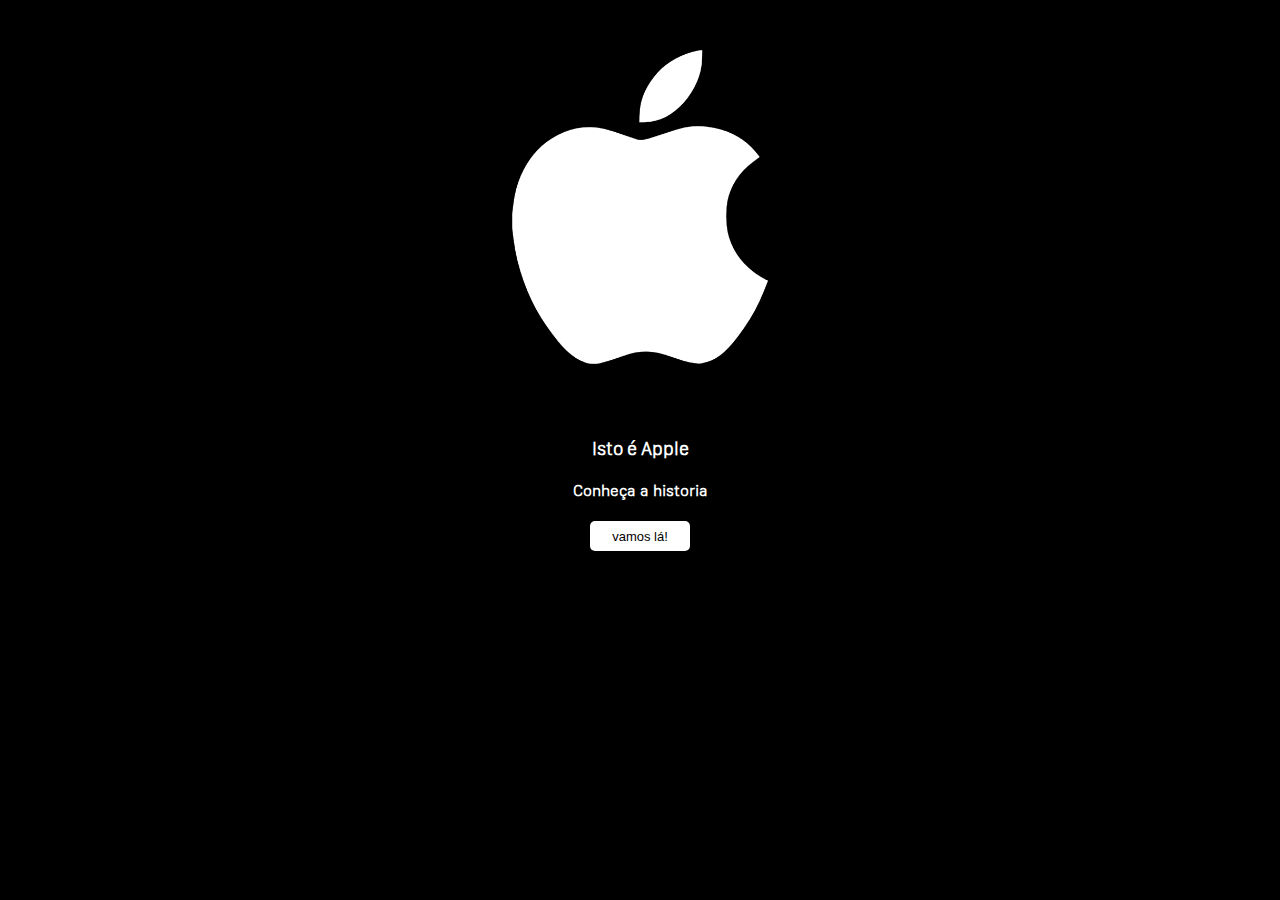
<file: index.html>
<!DOCTYPE html>
<html>
	<head>
	    <meta charset="utf-8">
	    <title>Mackenzie</title>
	  	<link href="./css/index.css" rel="stylesheet">
	  	<link href="https://fonts.googleapis.com/css?family=Work+Sans" rel="stylesheet">
	  	<link rel="icon" href="img/iconapple.ico">
	</head>

	<body class="body">
		<section class="section">
		    <img  class="logo" src="./img/apple-logo.png" alt="logo_apple"/>
		</section>
		<section class="section-description">
		    <h3>Isto é Apple</h3>
		    <h4>Conheça a historia</h4>
		    <button class="button-go" onclick="window.location.href='pages/main.html'">vamos lá!</button>
		</section>

		<footer>
	   		<a></a>
		</footer>
	</body>	
</html>
</file>
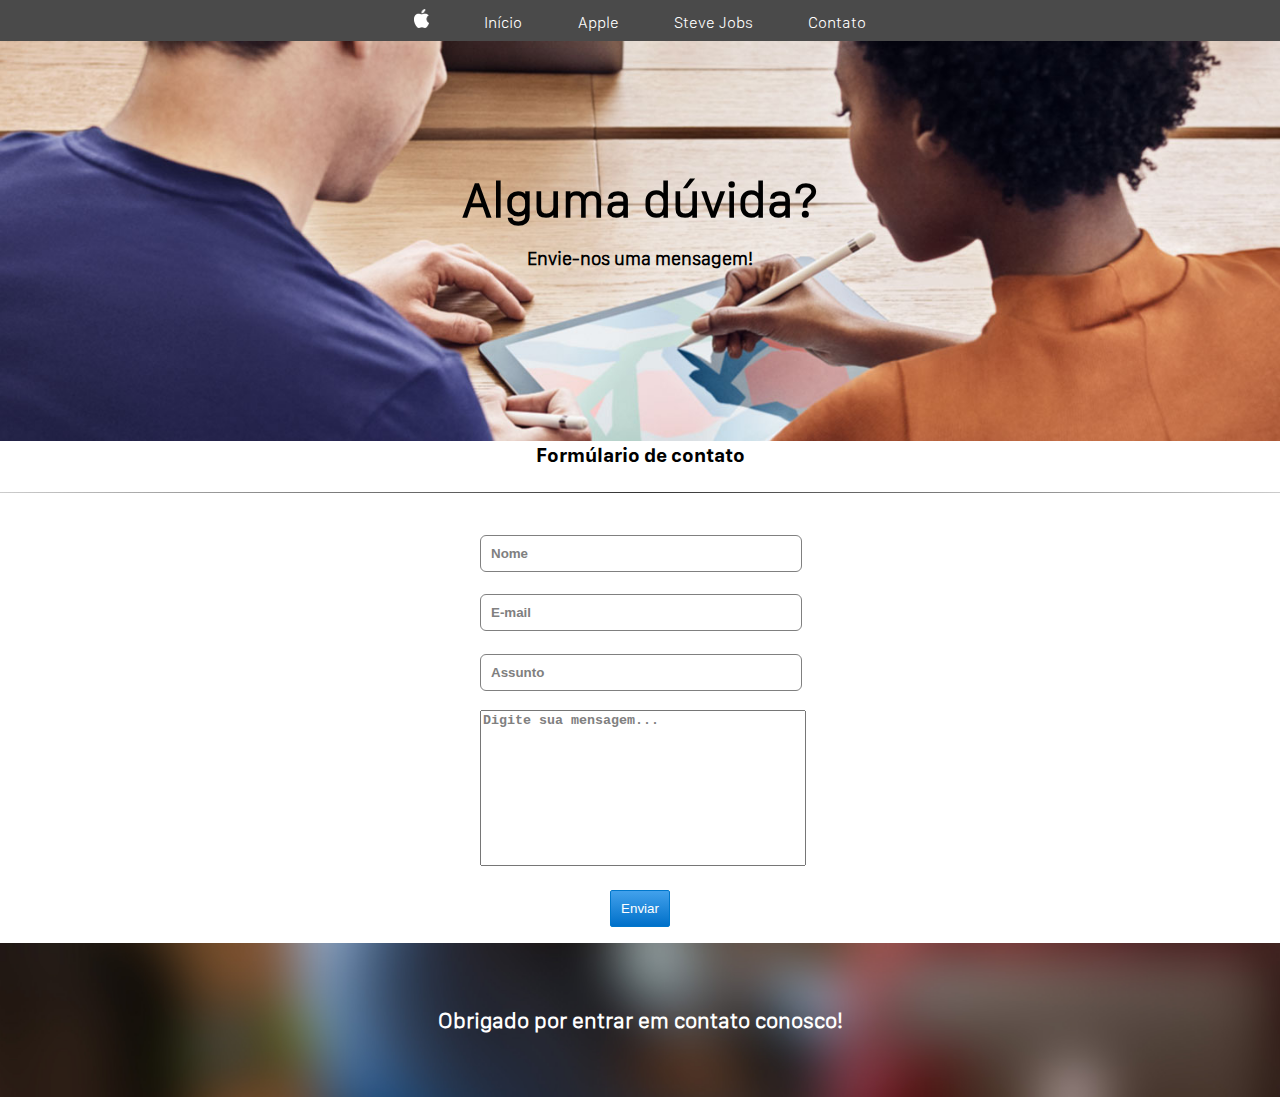
<file: pages/about.html>
<!DOCTYPE html>
<html lang="pt-br">
	<head>
		<meta charset="utf-8">
		<title>Mackenzie - Sobre</title>		
	  	<link href="../css/about.css" rel="stylesheet">
        <link rel="icon" href="../img/iconapple.ico">
	</head>

	<body class="body">
        <nav>
            <ul class="nav-list">
                <li class="nav-list-li"><a href="../index.html"><img class="apple-logo" src="../img/apple-logo.png" alt="logo_apple"></a></li>
                <li class="nav-list-li"><a href="./main.html">Início</a></li>
                <li class="nav-list-li"><a href="./apple.html">Apple</a></li>
                <li class="nav-list-li"><a href="./steve.html">Steve Jobs</a></li>
                <li class="nav-list-li"><a href="./about.html">Contato</a></li>
            </ul>
        </nav>

        <section class="section-main">
            <h1>Alguma dúvida?</h1>
            <h3>Envie-nos uma mensagem! </h3>
        </section>

        <section class="section-form">
            <h4>Formúlario de contato</h4>
            <hr class="hr1">
            <div class="div_form">
                <form class="main-form">
                    <p><label for="nome"></label></p>
                    <input type="text" id="nome" name="nome" placeholder="Nome">
                    <p><label for="email"></label></p>
                    <input type="email" id="email" name="email" placeholder="E-mail"><br>
                    <p><label for="assunto"></label></p>
                    <input type="text" id="assunto" name="assunto" placeholder="Assunto">                
                    <p><label for="Mensagem"></label></p>
                    <textarea rows="5" cols="50" id="mensagem" name="mensagem" placeholder="Digite sua mensagem..."></textarea><br>                
                    <div class="button_class">
                        <button type="submit" class="submit_form">Enviar</button>
                    </div>
                </form>
            </div>
        </section>	

        <footer class="footer">
            <h4>Obrigado por entrar em contato conosco!</h4>
        </footer>	
	</body>
</html>
</file>
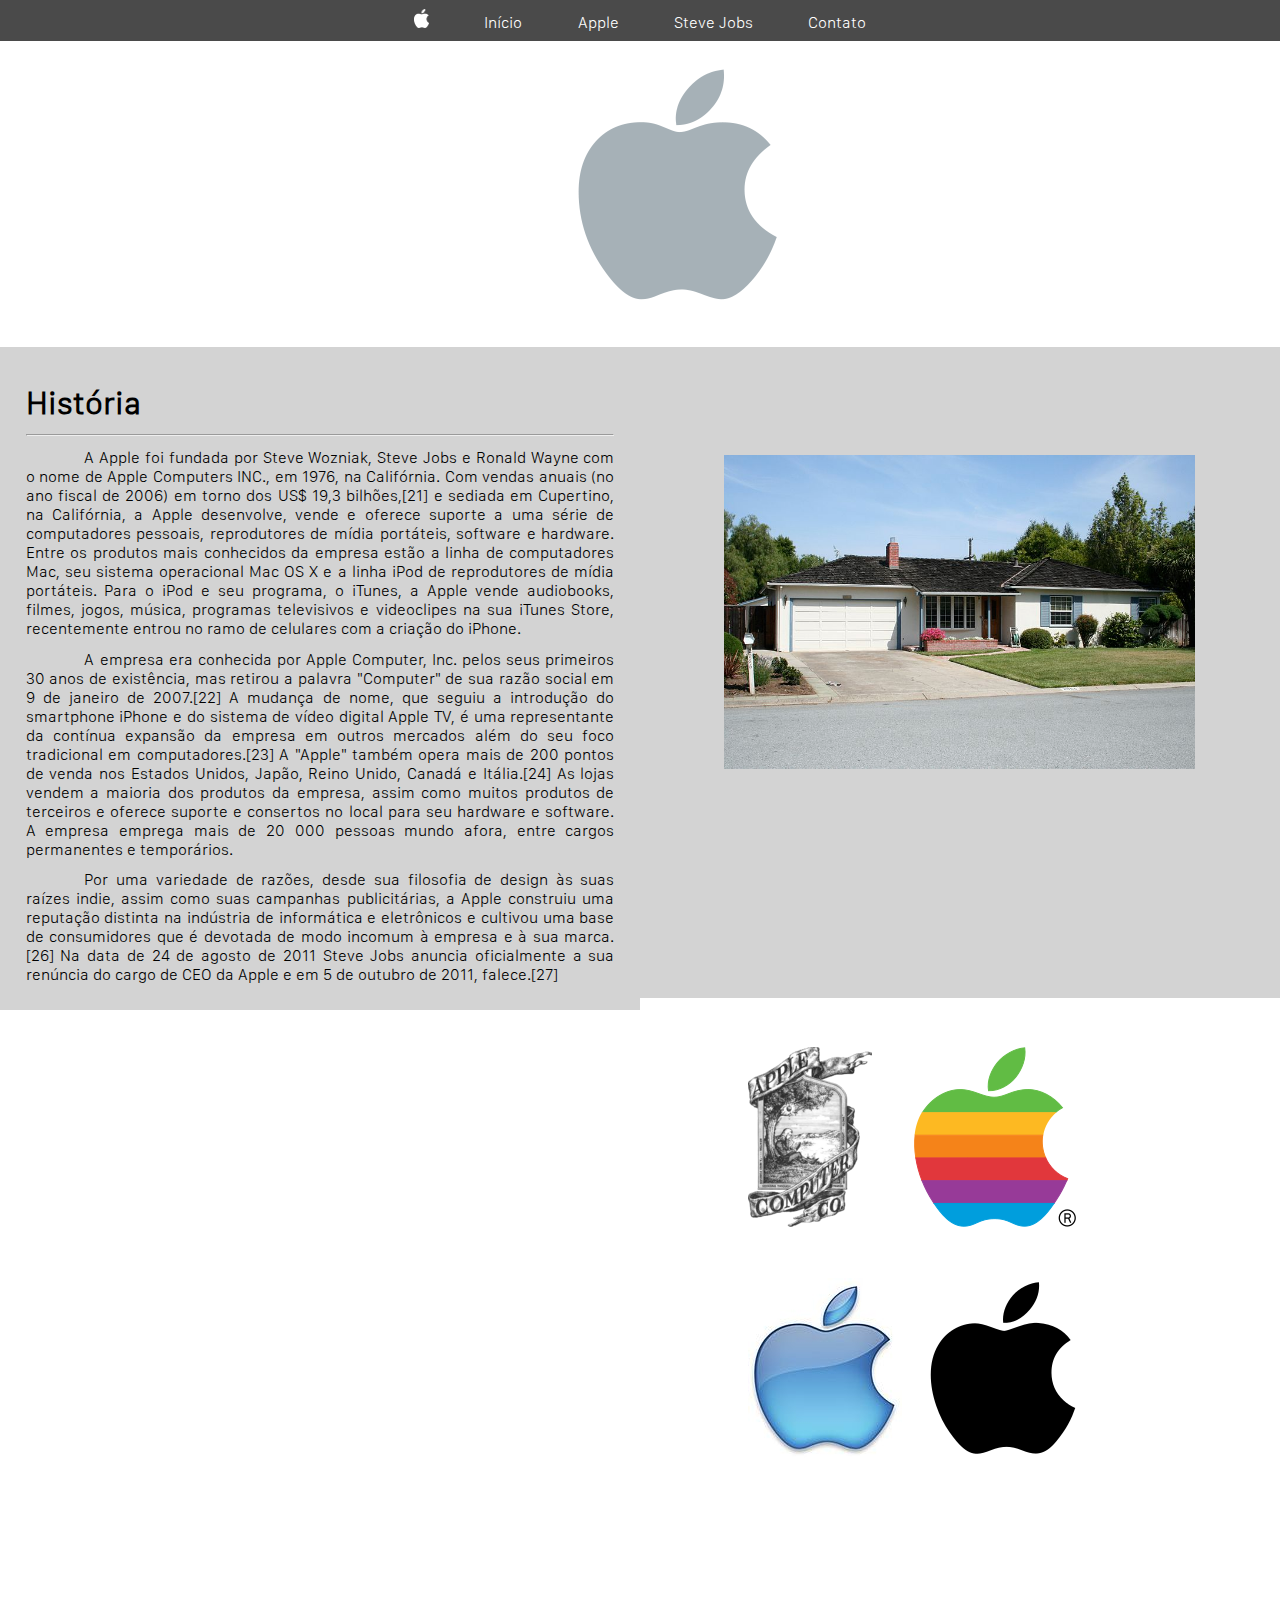
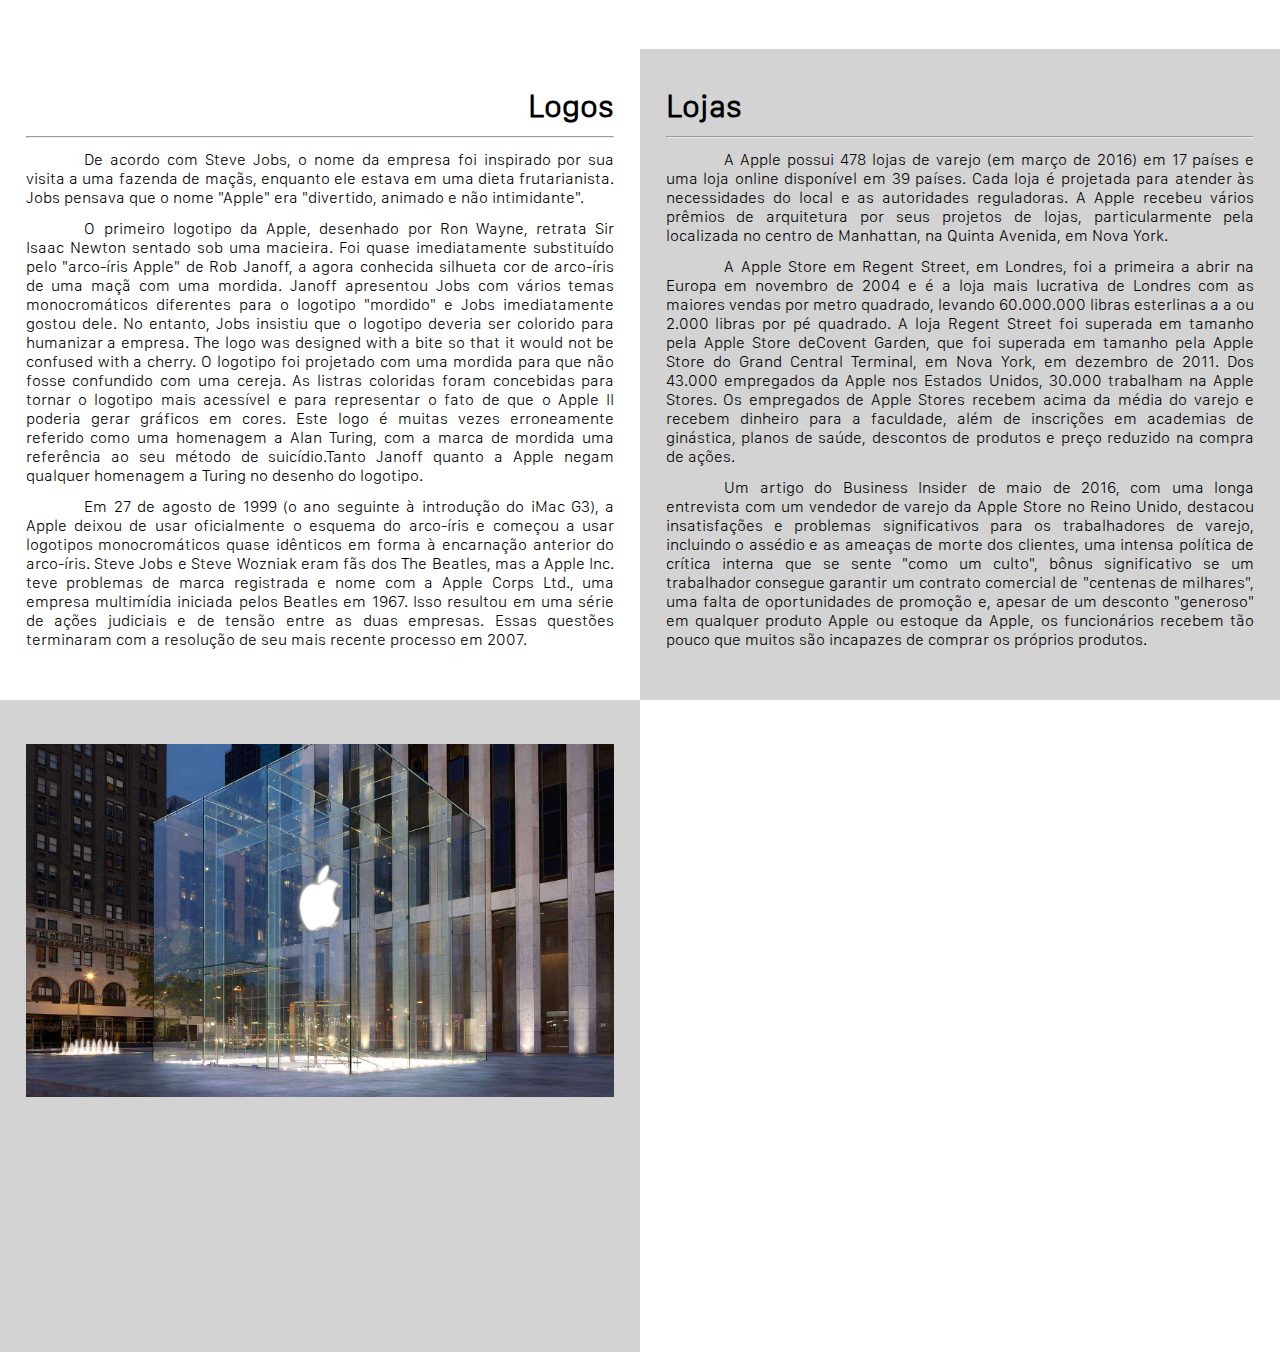
<file: pages/apple.html>
<!DOCTYPE html>
<html lang="pt-br">
	<head>
			<meta charset="utf-8">
			<title>História</title>		
		  	<link href="../css/apple.css" rel="stylesheet" type="text/css">
		  	<link rel="icon" href="../img/iconapple.ico">
	</head>
	<body class="body">
		<nav>
			<ul class="nav-list">
				<li class="nav-list-li"><a href="../index.html"><img class="apple-logo" src="../img/apple-logo.png" alt="logo_apple"></a></li>
				<li class="nav-list-li"><a href="./main.html">Início</a></li>
				<li class="nav-list-li"><a href="./apple.html">Apple</a></li>
				<li class="nav-list-li"><a href="./steve.html">Steve Jobs</a></li>
				<li class="nav-list-li"><a href="./about.html">Contato</a></li>
			</ul>
		</nav>

		<main class="main">
			<div class="logo">
				<img src="../img/apple-logo3.png" alt="apple_logo3">
			</div>
			<div class="box1">
				<div class="box1_sub1">
					<h1>História</h1>
					<hr>
					<p>
						A Apple foi fundada por Steve Wozniak, Steve Jobs e Ronald Wayne com o nome de Apple Computers INC., em 1976, na Califórnia. Com vendas anuais (no ano fiscal de 2006) em torno dos US$ 19,3 bilhões,[21] e sediada em Cupertino, na Califórnia, a Apple desenvolve, vende e oferece suporte a uma série de computadores pessoais, reprodutores de mídia portáteis, software e hardware. Entre os produtos mais conhecidos da empresa estão a linha de computadores Mac, seu sistema operacional Mac OS X e a linha iPod de reprodutores de mídia portáteis. Para o iPod e seu programa, o iTunes, a Apple vende audiobooks, filmes, jogos, música, programas televisivos e videoclipes na sua iTunes Store, recentemente entrou no ramo de celulares com a criação do iPhone.
					</p>
					<p>
						A empresa era conhecida por Apple Computer, Inc. pelos seus primeiros 30 anos de existência, mas retirou a palavra "Computer" de sua razão social em 9 de janeiro de 2007.[22] A mudança de nome, que seguiu a introdução do smartphone iPhone e do sistema de vídeo digital Apple TV, é uma representante da contínua expansão da empresa em outros mercados além do seu foco tradicional em computadores.[23]
						A "Apple" também opera mais de 200 pontos de venda nos Estados Unidos, Japão, Reino Unido, Canadá e Itália.[24] As lojas vendem a maioria dos produtos da empresa, assim como muitos produtos de terceiros e oferece suporte e consertos no local para seu hardware e software. A empresa emprega mais de 20 000 pessoas mundo afora, entre cargos permanentes e temporários.
					</p>
					<p>
						Por uma variedade de razões, desde sua filosofia de design às suas raízes indie, assim como suas campanhas publicitárias, a Apple construiu uma reputação distinta na indústria de informática e eletrônicos e cultivou uma base de consumidores que é devotada de modo incomum à empresa e à sua marca.[26] Na data de 24 de agosto de 2011 Steve Jobs anuncia oficialmente a sua renúncia do cargo de CEO da Apple e em 5 de outubro de 2011, falece.[27]
					</p>
				</div>
				<div class="box1_sub2">
					<div class="img_sub2">
						<img src="../img/applegarage.jpg" alt="garagem_apple">
					</div>
				</div>
			</div>
			<div class="box2">
				<div class="box2_sub1">
					<div class="box2_boxes">
						<div class="boxes1"><img src="../img/logo1.png" alt="apple_logo1"></div>
						<div class="boxes2"><img src="../img/logo2.png" alt="apple_logo2"></div>
						<div class="boxes3"><img src="../img/logo3.jpg" alt="apple_logo3"></div>
						<div class="boxes4"><img src="../img/logo4.png" alt="apple_logo4"></div>
					</div>
				</div>
				<div class="box2_sub2">
					<h1>Logos</h1>
					<hr>
					<p>
						De acordo com Steve Jobs, o nome da empresa foi inspirado por sua visita a uma fazenda de maçãs, enquanto ele estava em uma dieta frutarianista. Jobs pensava que o nome "Apple" era "divertido, animado e não intimidante".
					</p>
					<p>
						O primeiro logotipo da Apple, desenhado por Ron Wayne, retrata Sir Isaac Newton sentado sob uma macieira. Foi quase imediatamente substituído pelo "arco-íris Apple" de Rob Janoff, a agora conhecida silhueta cor de arco-íris de uma maçã com uma mordida. Janoff apresentou Jobs com vários temas monocromáticos diferentes para o logotipo "mordido" e Jobs imediatamente gostou dele. No entanto, Jobs insistiu que o logotipo deveria ser colorido para humanizar a empresa. The logo was designed with a bite so that it would not be confused with a cherry. O logotipo foi projetado com uma mordida para que não fosse confundido com uma cereja. As listras coloridas foram concebidas para tornar o logotipo mais acessível e para representar o fato de que o Apple II poderia gerar gráficos em cores. Este logo é muitas vezes erroneamente referido como uma homenagem a Alan Turing, com a marca de mordida uma referência ao seu método de suicídio.Tanto Janoff quanto a Apple negam qualquer homenagem a Turing no desenho do logotipo.
					</p>
					<p>
						Em 27 de agosto de 1999 (o ano seguinte à introdução do iMac G3), a Apple deixou de usar oficialmente o esquema do arco-íris e começou a usar logotipos monocromáticos quase idênticos em forma à encarnação anterior do arco-íris.
						Steve Jobs e Steve Wozniak eram fãs dos The Beatles, mas a Apple Inc. teve problemas de marca registrada e nome com a Apple Corps Ltd., uma empresa multimídia iniciada pelos Beatles em 1967. Isso resultou em uma série de ações judiciais e de tensão entre as duas empresas. Essas questões terminaram com a resolução de seu mais recente processo em 2007.
					</p>
				</div>
			</div>
			<div class="box3">
				<div class="box3_sub1">
					<h1>Lojas</h1>
					<hr>
					<p>
						A Apple possui 478 lojas de varejo (em março de 2016) em 17 países e uma loja online disponível em 39 países. Cada loja é projetada para atender às necessidades do local e as autoridades reguladoras. A Apple recebeu vários prêmios de arquitetura por seus projetos de lojas, particularmente pela localizada no centro de Manhattan, na Quinta Avenida, em Nova York.
					</p>
					<p>
						A Apple Store em Regent Street, em Londres, foi a primeira a abrir na Europa em novembro de 2004 e é a loja mais lucrativa de Londres com as maiores vendas por metro quadrado, levando 60.000.000 libras esterlinas a a ou 2.000 libras por pé quadrado. A loja Regent Street foi superada em tamanho pela Apple Store deCovent Garden, que foi superada em tamanho pela Apple Store do Grand Central Terminal, em Nova York, em dezembro de 2011.
						Dos 43.000 empregados da Apple nos Estados Unidos, 30.000 trabalham na Apple Stores. Os empregados de Apple Stores recebem acima da média do varejo e recebem dinheiro para a faculdade, além de inscrições em academias de ginástica, planos de saúde, descontos de produtos e preço reduzido na compra de ações.
					</p>
					<p>
						Um artigo do Business Insider de maio de 2016, com uma longa entrevista com um vendedor de varejo da Apple Store no Reino Unido, destacou insatisfações e problemas significativos para os trabalhadores de varejo, incluindo o assédio e as ameaças de morte dos clientes, uma intensa política de crítica interna que se sente "como um culto", bônus significativo se um trabalhador consegue garantir um contrato comercial de "centenas de milhares", uma falta de oportunidades de promoção e, apesar de um desconto "generoso" em qualquer produto Apple ou estoque da Apple, os funcionários recebem tão pouco que muitos são incapazes de comprar os próprios produtos.
					</p>
				</div>
				<div class="box3_sub2">
					<img src="../img/lojaapple.jpg" alt="loja_apple">
				</div>
			</div>
		</main>
	</body>
</html>
</file>
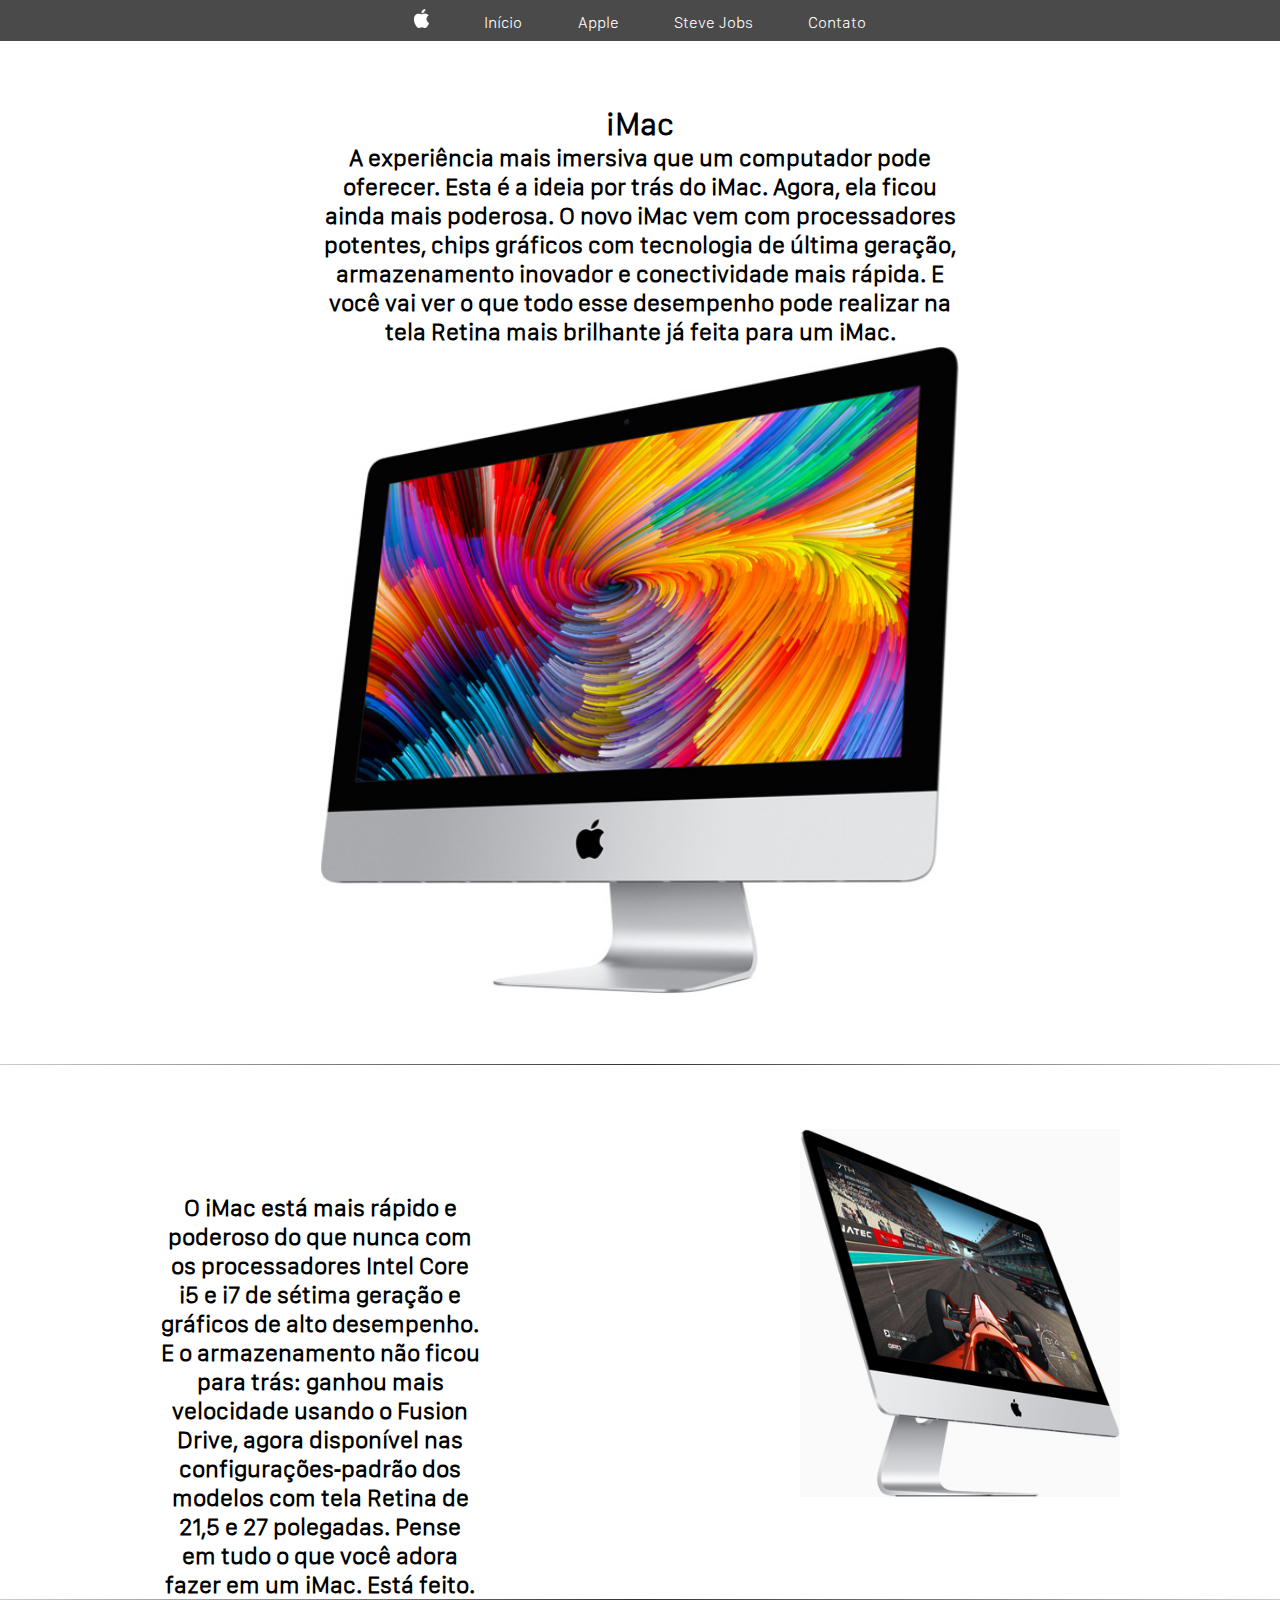
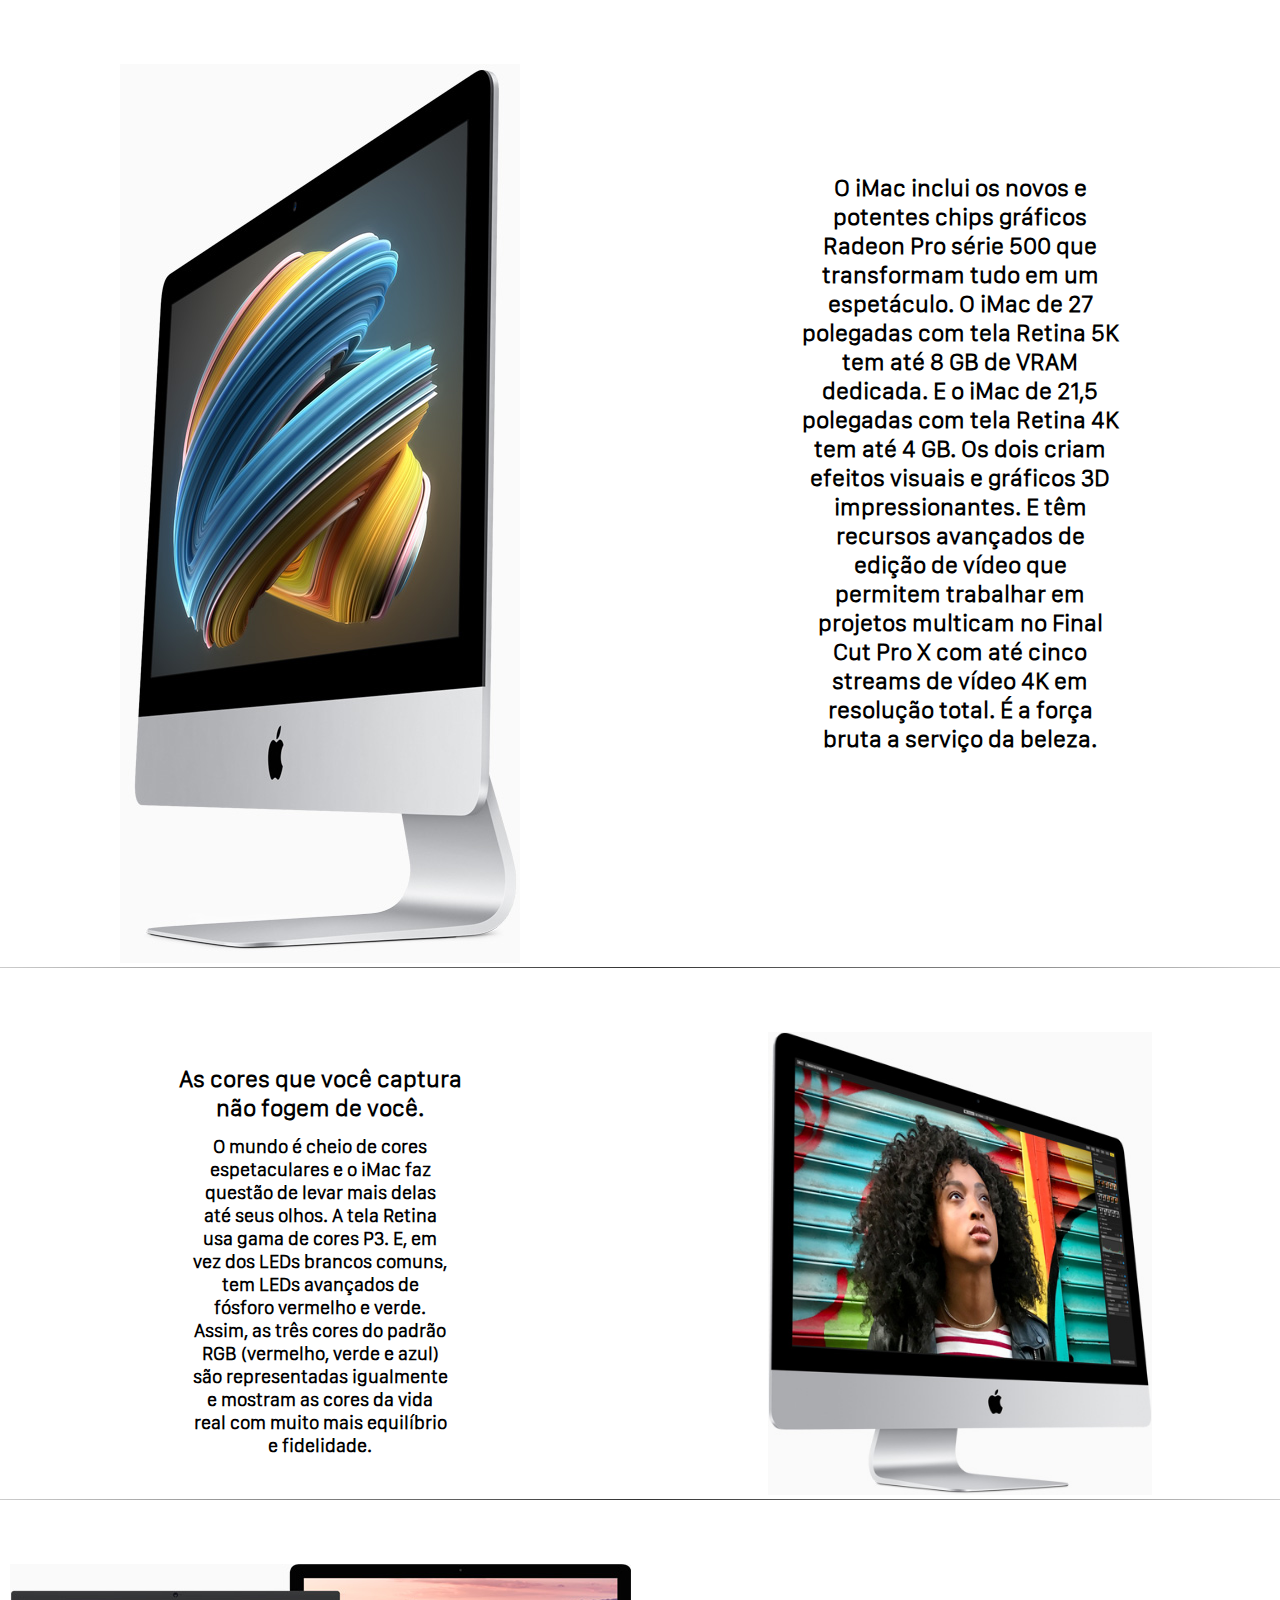
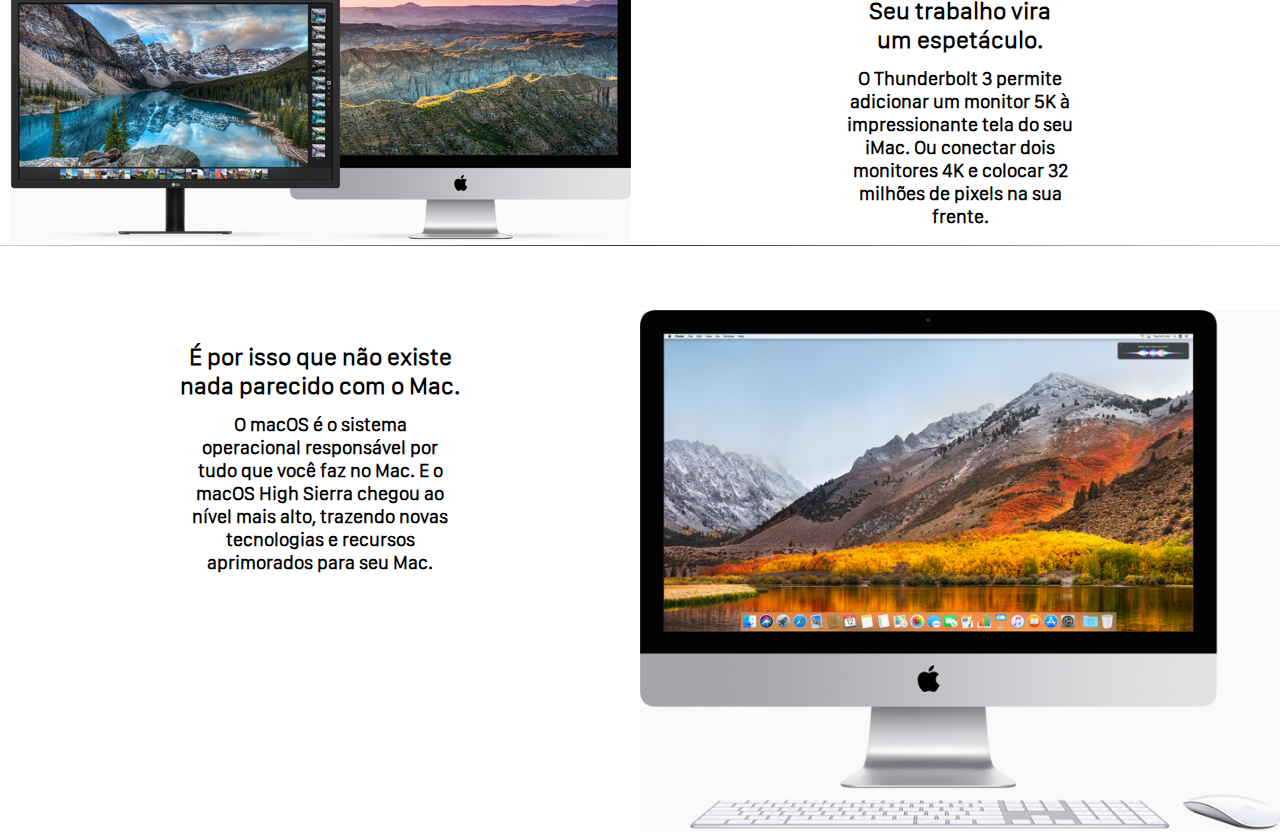
<file: pages/imac.html>
<!DOCTYPE html>
<html lang="pt-br">
	<head>
		<meta charset="utf-8">
		<title>Apple</title>		
		<link href="../css/imac.css" rel="stylesheet" type="text/css">
		<link rel="icon" href="../img/iconapple.ico">
	</head>
	<body class="body">
		<nav>
			<ul class="nav-list">
				<li class="nav-list-li"><a href="../index.html"><img class="apple-logo" src="../img/apple-logo.png" alt="logo_apple"></a></li>
				<li class="nav-list-li"><a href="./main.html">Início</a></li>
				<li class="nav-list-li"><a href="./apple.html">Apple</a></li>
				<li class="nav-list-li"><a href="./steve.html">Steve Jobs</a></li>
				<li class="nav-list-li"><a href="./about.html">Contato</a></li>
			</ul>
		</nav>

		<div class="box1">
			<h1>iMac</h1>
			<h2>
				A experiência mais imersiva que um computador pode oferecer. Esta é a ideia por trás do iMac. Agora, ela ficou ainda mais poderosa. O novo iMac vem com processadores potentes, chips gráficos com tecnologia de última geração, armazenamento inovador e conectividade mais rápida. E você vai ver o que todo esse desempenho pode realizar na tela Retina mais brilhante já feita para um iMac.
			</h2>
			<div class="box1_img">
				<img src="../img/imac.jpg" alt="imac">
			</div>			
		</div>
		<hr>
		<div class="box2">
			<div class="box2_sub">
				<h2>O iMac está mais rápido e poderoso do que nunca com os processadores Intel Core i5 e i7 de sétima geração e gráficos de alto desempenho. E o armazenamento não ficou para trás: ganhou mais velocidade usando o Fusion Drive, agora disponível nas configurações‑padrão dos modelos com tela Retina de 21,5 e 27 polegadas. Pense em tudo o que você adora fazer em um iMac. Está feito.</h2>
			</div>
			<div class="box2_sub">
				<img src="../img/imac2.jpg" alt="imac2">
			</div>
		</div>
		<hr>
		<div class="box3">
			<div class="box3_sub">
				<img src="../img/imac3.jpg" alt="imac3">
			</div>
			<div class="box3_sub">
				<h2>
					O iMac inclui os novos e potentes chips gráficos Radeon Pro série 500 que transformam tudo em um espetáculo. O iMac de 27 polegadas com tela Retina 5K tem até 8 GB de VRAM dedicada. E o iMac de 21,5 polegadas com tela Retina 4K tem até 4 GB. Os dois criam efeitos visuais e gráficos 3D impressionantes. E têm recursos avançados de edição de vídeo que permitem trabalhar em projetos multicam no Final Cut Pro X com até cinco streams de vídeo 4K em resolução total. É a força bruta a serviço da beleza.
				</h2>				
			</div>
		</div>
		<hr>
		<div class="box4">
			<div class="box4_sub">
				<h2>
					As cores que você captura não fogem de você.
				</h2>
				<h3>
					O mundo é cheio de cores espetaculares e o iMac faz questão de levar mais delas até seus olhos. A tela Retina usa gama de cores P3. E, em vez dos LEDs brancos comuns, tem LEDs avançados de fósforo vermelho e verde. Assim, as três cores do padrão RGB (vermelho, verde e azul) são representadas igualmente e mostram as cores da vida real com muito mais equilíbrio e fidelidade.
				</h3>
			</div>
			<div class="box4_sub">
				<img src="../img/imac4.jpg" alt="imac4">
			</div>
		</div>
		<hr>
		<div class="box5">
			<div class="box5_sub">
				<img src="../img/imac5.jpg" alt="imac5">				
			</div>
			<div class="box5_sub">
				<h2>
					Seu trabalho vira <br>um espetáculo.
				</h2>
				<h3>
					O Thunderbolt 3 permite adicionar um monitor 5K à impressionante tela do seu iMac. Ou conectar dois monitores 4K e colocar 32 milhões de pixels na sua frente.
				</h3>
			</div>
		</div>
		<hr>
		<div class="box6">
			<div class="box6_sub">
				<h2>
					É por isso que não existe nada parecido com o Mac.
				</h2>					
				<h3>
					O macOS é o sistema operacional responsável por tudo que você faz no Mac. E o macOS High Sierra chegou ao nível mais alto, trazendo novas tecnologias e recursos aprimorados para seu Mac.
				</h3>		
			</div>
			<div class="box6_sub">
				<img src="../img/imac6.jpg" alt="imac6">	
			</div>
		</div>		
	</body>
</html>
</file>
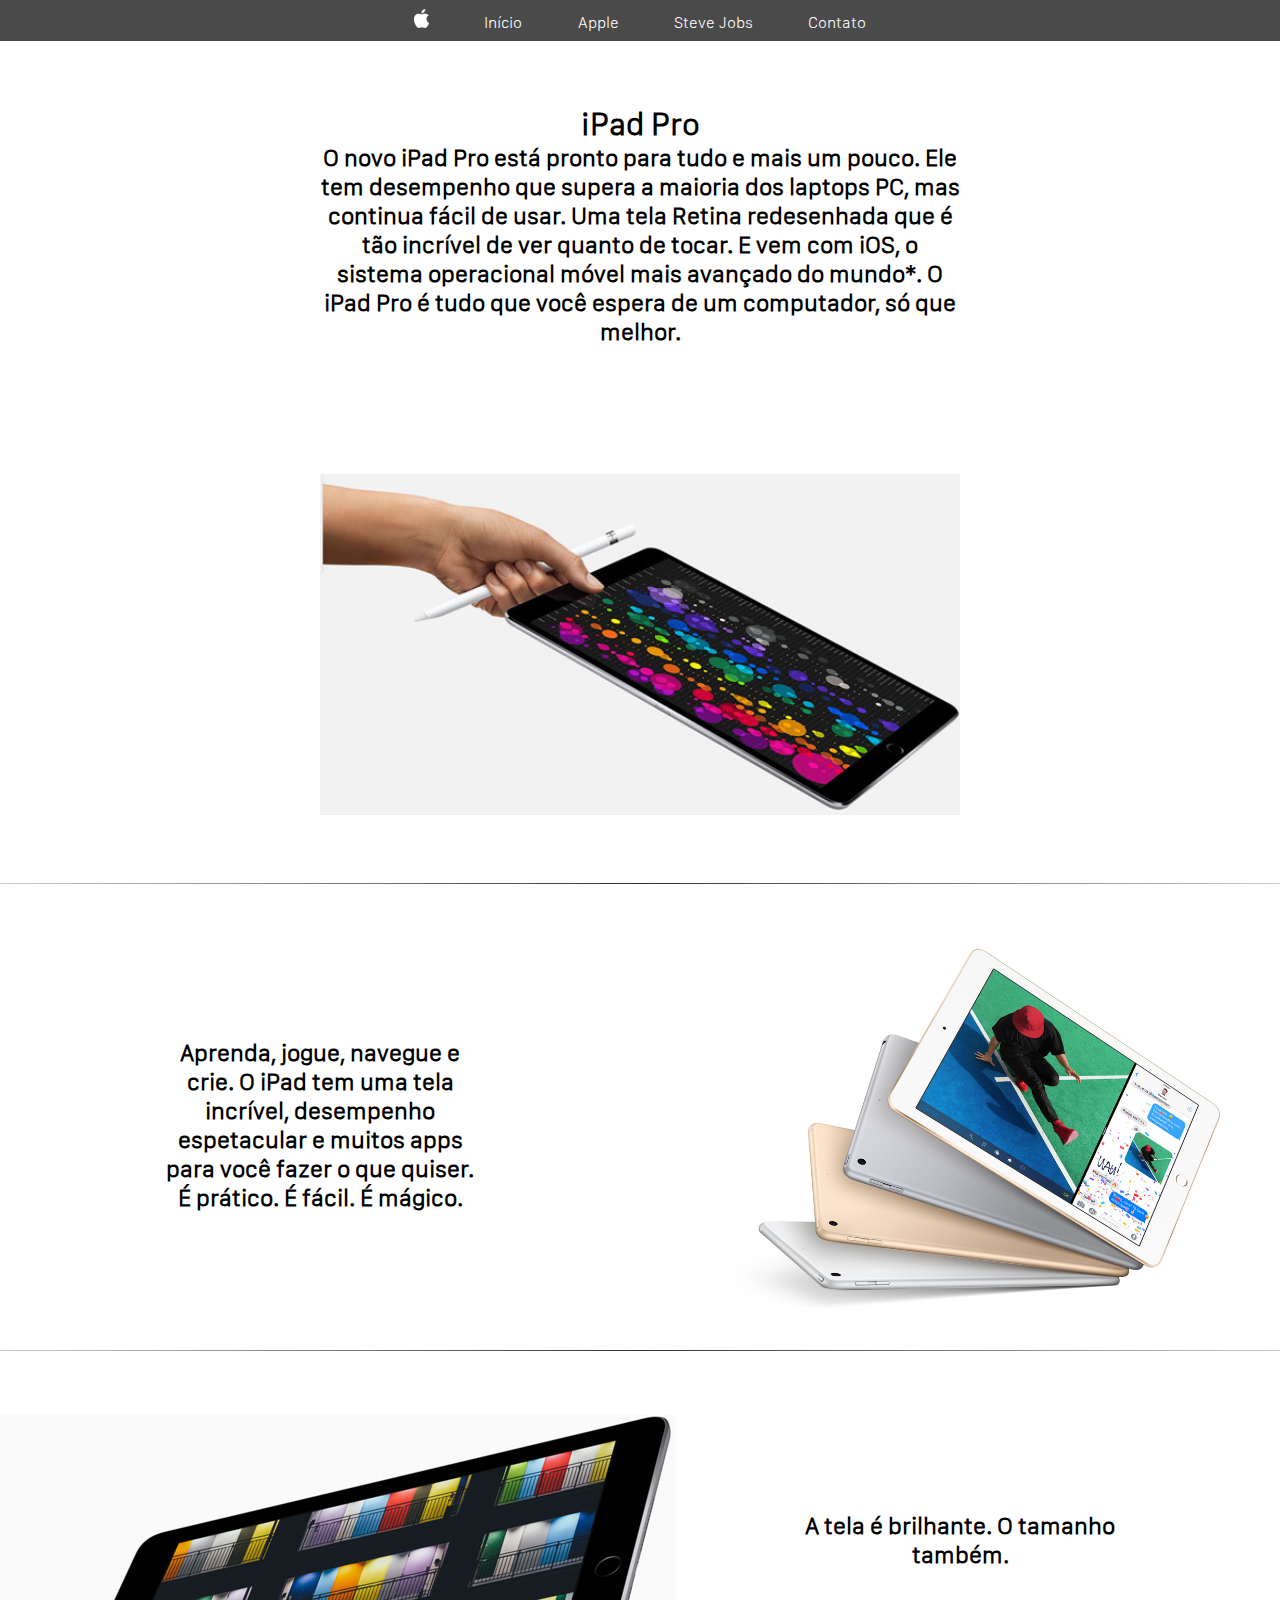
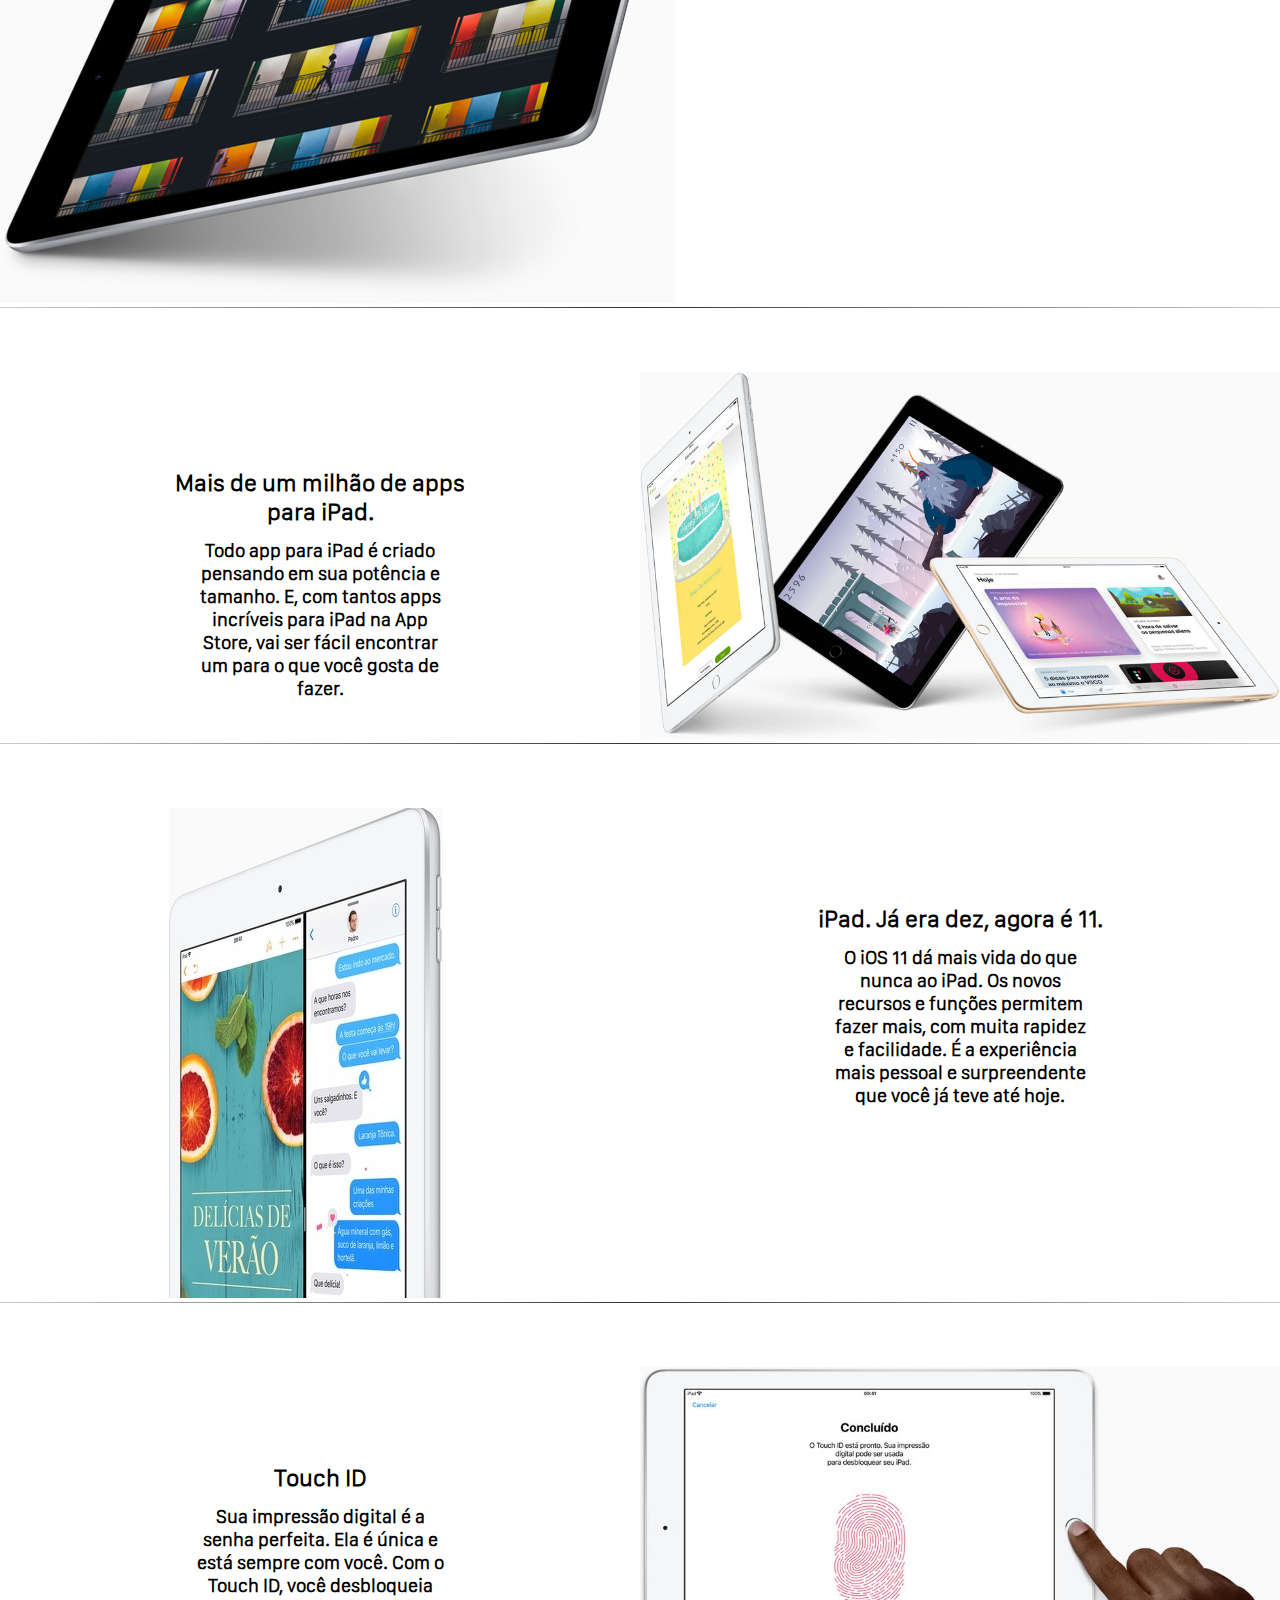
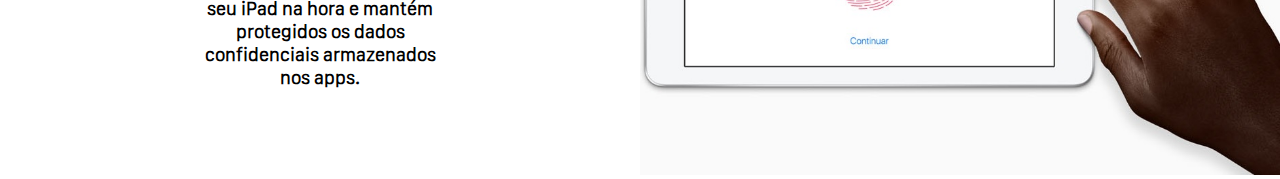
<file: pages/ipad.html>
<!DOCTYPE html>
<html lang="pt-br">
	<head>
		<meta charset="utf-8">
		<title>Apple</title>		
		<link href="../css/ipad.css" rel="stylesheet" type="text/css">
		<link rel="icon" href="../img/iconapple.ico">
	</head>
	<body class="body">
		<nav>
			<ul class="nav-list">
				<li class="nav-list-li"><a href="../index.html"><img class="apple-logo" src="../img/apple-logo.png" alt="logo_apple"></a></li>
				<li class="nav-list-li"><a href="./main.html">Início</a></li>
				<li class="nav-list-li"><a href="./apple.html">Apple</a></li>
				<li class="nav-list-li"><a href="./steve.html">Steve Jobs</a></li>
				<li class="nav-list-li"><a href="./about.html">Contato</a></li>
			</ul>
		</nav>

		<div class="box1">
			<h1>iPad Pro</h1>
			<h2>
				O novo iPad Pro está pronto para tudo e mais um pouco. Ele tem desempenho que supera a maioria dos laptops PC, mas continua fácil de usar. Uma tela Retina redesenhada que é tão incrível de ver quanto de tocar. E vem com iOS, o sistema operacional móvel mais avançado do mundo*. O iPad Pro é tudo que você espera de um computador, 
				só que melhor.
			</h2>
			<div class="box1_img">
				<img src="../img/ipad.jpg" alt="ipad">
			</div>			
		</div>
		<hr>
		<div class="box2">
			<div class="box2_sub">
				<h2>Aprenda, jogue, navegue e crie. O iPad tem uma tela incrível, desempenho espetacular e muitos apps para você fazer o que quiser. É prático. É fácil. É mágico.</h2>
			</div>
			<div class="box2_sub">
				<img src="../img/ipad2.jpg" alt="ipad2">
			</div>
		</div>
		<hr>
		<div class="box3">
			<div class="box3_sub">
				<img src="../img/ipad3.jpg" alt="ipad3">
			</div>
			<div class="box3_sub">
				<h2>
					A tela é brilhante. O tamanho também.
				</h2>				
			</div>
		</div>
		<hr>
		<div class="box4">
			<div class="box4_sub">
				<h2>
					Mais de um milhão de apps para iPad.
				</h2>
				<h3>
					Todo app para iPad é criado pensando em sua potência e tamanho. E, com tantos apps incríveis para iPad na App Store, vai ser fácil encontrar um para o que você gosta de fazer.
				</h3>
			</div>
			<div class="box4_sub">
				<img src="../img/ipad4.jpg" alt="ipad4">
			</div>
		</div>
		<hr>
		<div class="box5">
			<div class="box5_sub">
				<img src="../img/ipad5.jpg" alt="ipad5">				
			</div>
			<div class="box5_sub">
				<h2>
					iPad. Já era dez, agora é 11.
				</h2>
				<h3>
					O iOS 11 dá mais vida do que nunca ao iPad. Os novos recursos e funções permitem fazer mais, com muita rapidez e facilidade. É a experiência mais pessoal e surpreendente que você já teve até hoje.
				</h3>
			</div>
		</div>
		<hr>
		<div class="box6">
			<div class="box6_sub">
				<h2>
					Touch ID
				</h2>					
				<h3>
					Sua impressão digital é a senha perfeita. Ela é única e está sempre com você. Com o Touch ID, você desbloqueia seu iPad na hora e mantém protegidos os dados confidenciais armazenados nos apps.
				</h3>		
			</div>
			<div class="box6_sub">
				<img src="../img/ipad6.jpg" alt="ipad6">	
			</div>
		</div>		
	</body>
</html>
</file>
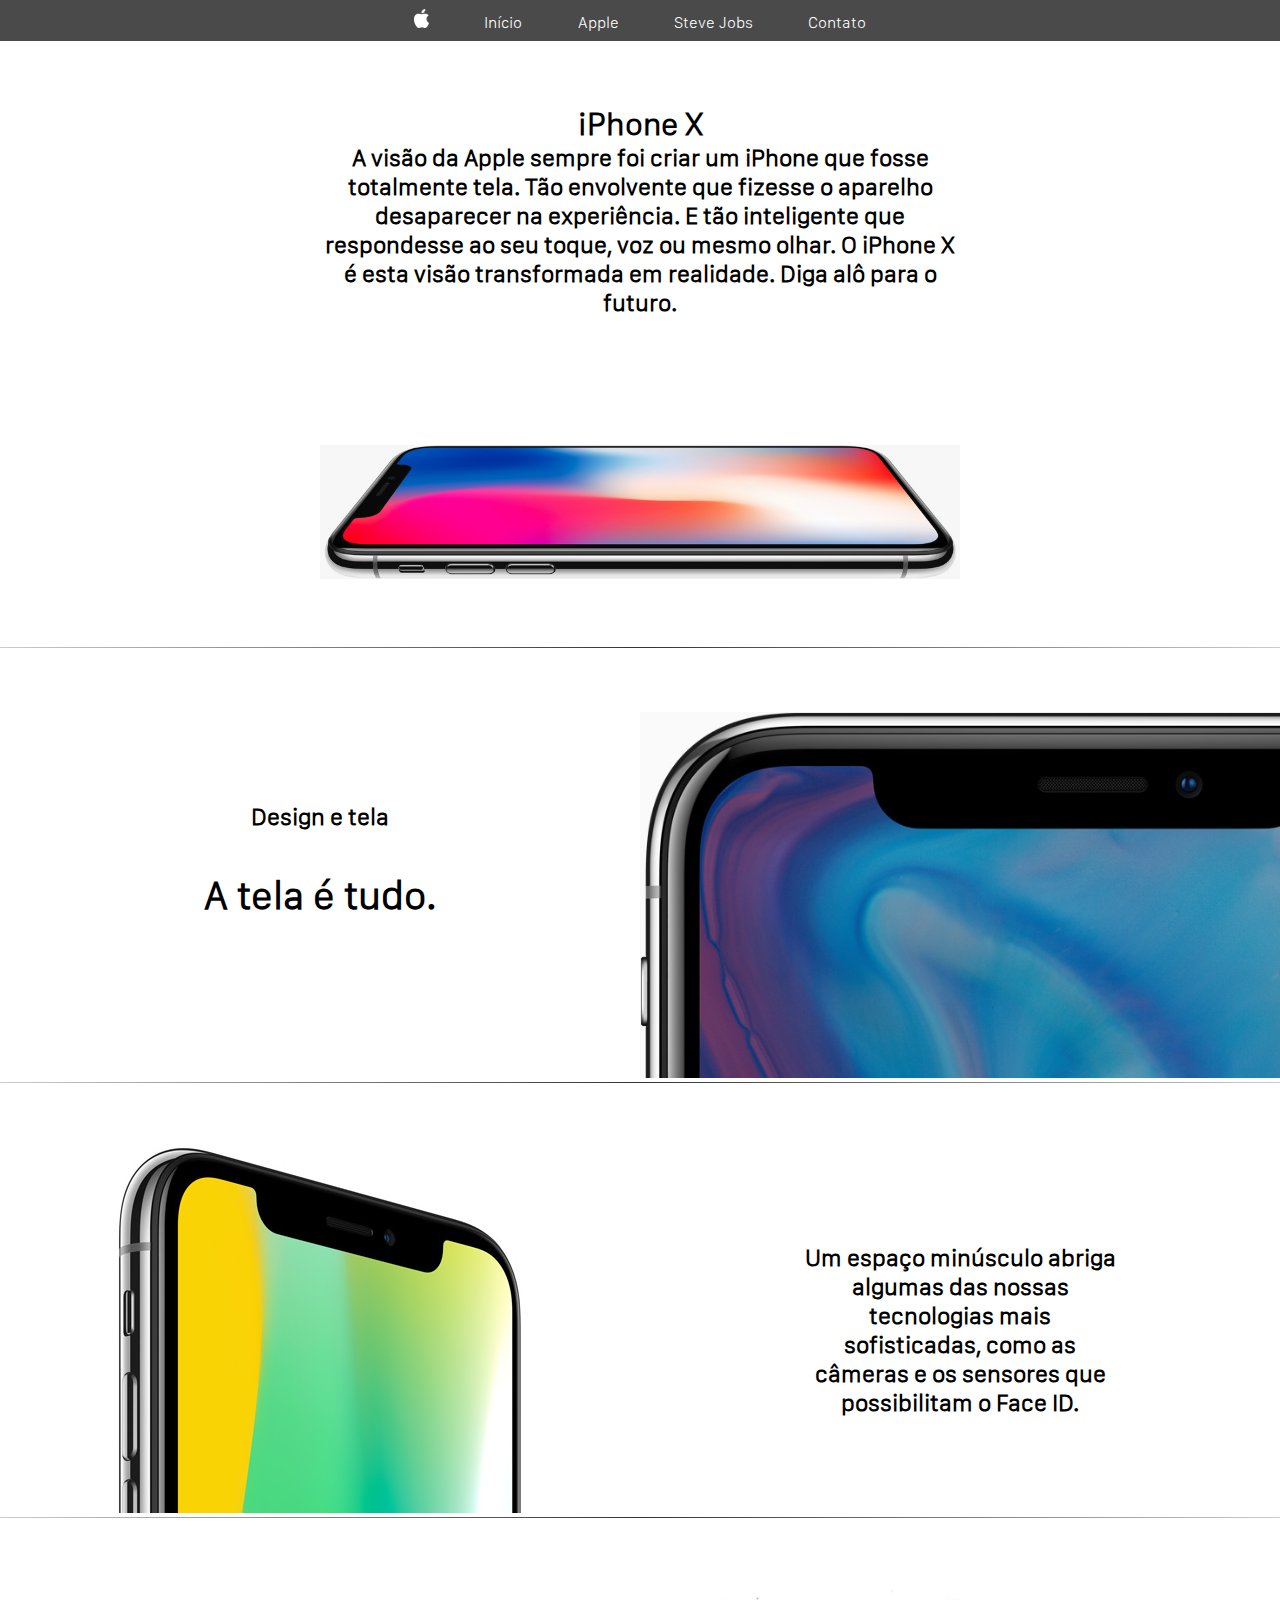
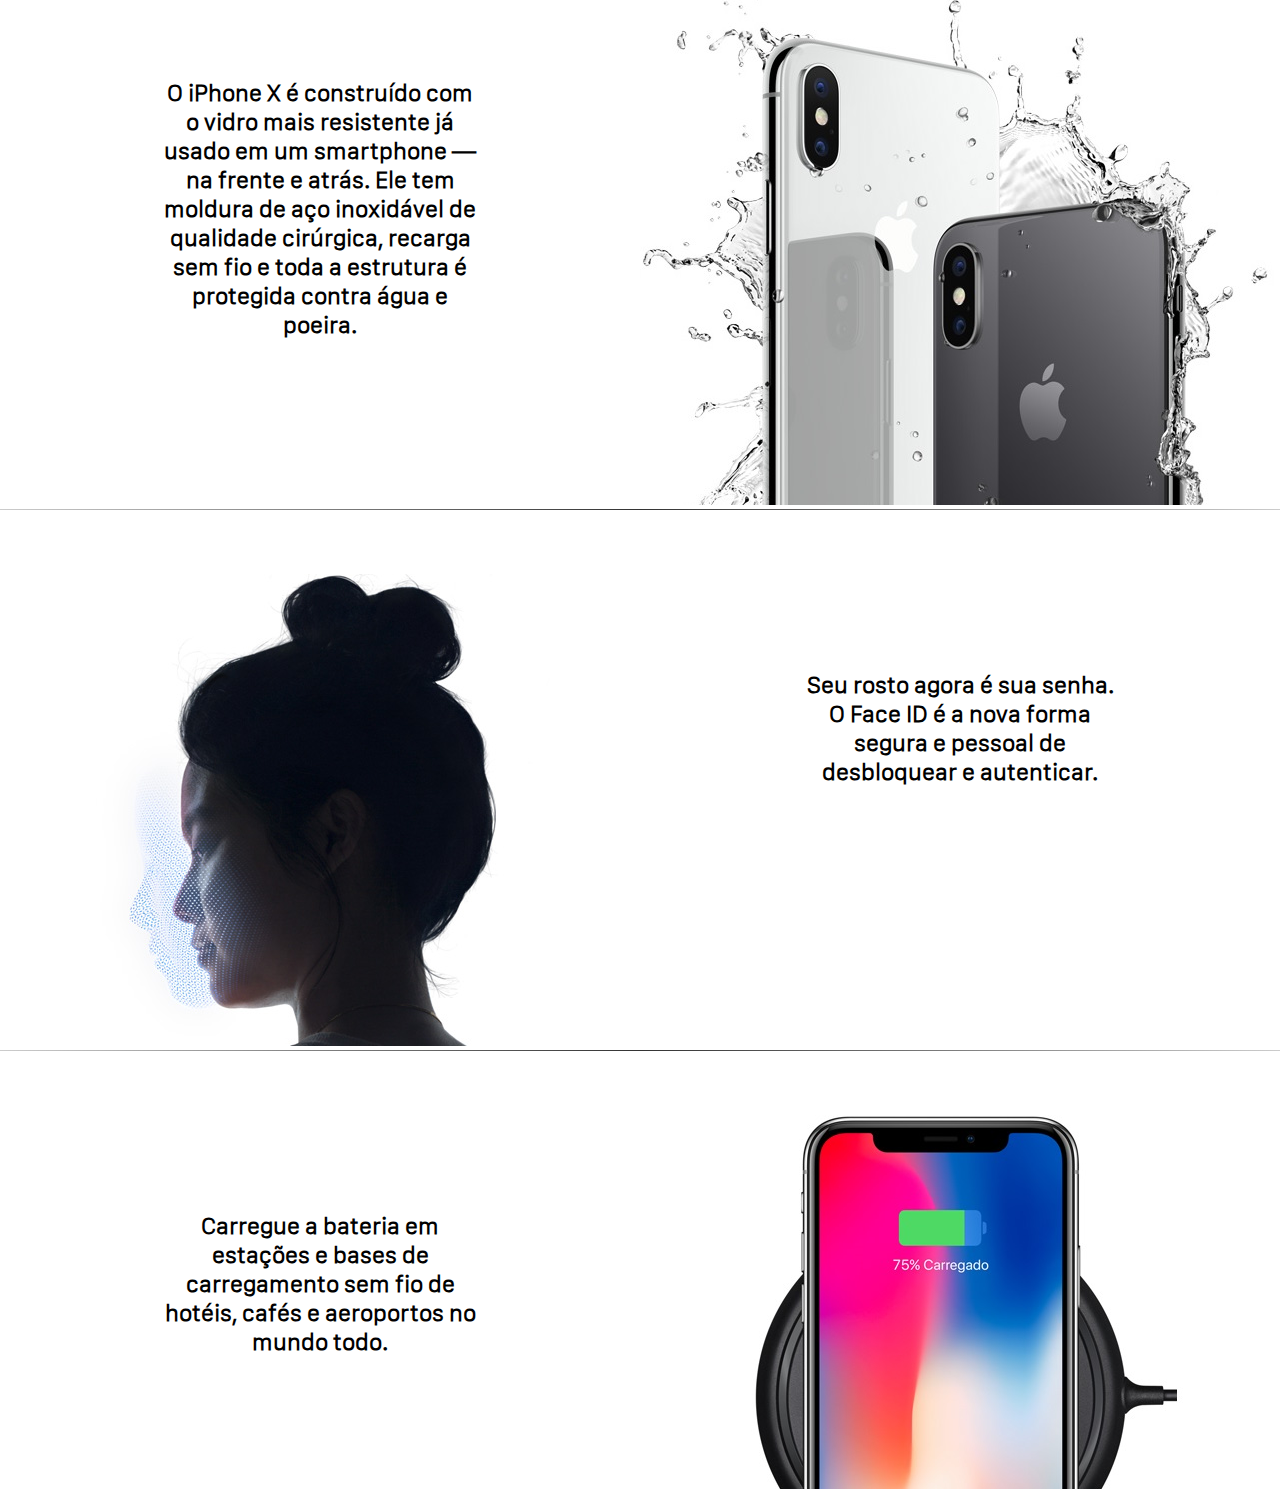
<file: pages/iphone.html>
<!DOCTYPE html>
<html lang="pt-br">
	<head>
		<meta charset="utf-8">
		<title>Apple</title>		
		<link href="../css/iphone.css" rel="stylesheet" type="text/css">
		<link rel="icon" href="../img/iconapple.ico">
	</head>
	<body class="body">
		<nav>
			<ul class="nav-list">
				<li class="nav-list-li"><a href="../index.html"><img class="apple-logo" src="../img/apple-logo.png" alt="logo_apple"></a></li>
				<li class="nav-list-li"><a href="./main.html">Início</a></li>
				<li class="nav-list-li"><a href="./apple.html">Apple</a></li>
				<li class="nav-list-li"><a href="./steve.html">Steve Jobs</a></li>
				<li class="nav-list-li"><a href="./about.html">Contato</a></li>
			</ul>
		</nav>

		<div class="box1">
			<h1>iPhone X</h1>
			<h2>
				A visão da Apple sempre foi criar um iPhone que fosse totalmente tela. Tão envolvente que fizesse o aparelho desaparecer na experiência. E tão inteligente que respondesse ao seu toque, voz ou mesmo olhar. O iPhone X é esta visão transformada em realidade. Diga alô para o futuro.
			</h2>
			<div class="box1_img">
				<img src="../img/iphonex.jpg" alt="iphonex">
			</div>			
		</div>
		<hr>
		<div class="box2">
			<div class="box2_sub">
				<h2>Design e tela</h2>
				<h3>A tela é tudo.</h3>
			</div>
			<div class="box2_sub">
				<img src="../img/iphonex2.jpg" alt="iphonex2">
			</div>
		</div>
		<hr>
		<div class="box3">
			<div class="box3_sub">
				<img src="../img/iphonex3.jpg" alt="iphonex3">
			</div>
			<div class="box3_sub">
				<h2>
					Um espaço minúsculo abriga algumas das nossas tecnologias mais sofisticadas, como as câmeras e os sensores que possibilitam o Face ID.
				</h2>				
			</div>
		</div>
		<hr>
		<div class="box4">
			<div class="box4_sub">
				<h2>
					O iPhone X é construído com o vidro mais resistente já usado em um smartphone — na frente e atrás. Ele tem moldura de aço inoxidável de qualidade cirúrgica, recarga sem fio e toda a estrutura é protegida contra água e poeira.
				</h2>
			</div>
			<div class="box4_sub">
				<img src="../img/iphonex4.jpg" alt="iphonex4">
			</div>
		</div>
		<hr>
		<div class="box5">
			<div class="box5_sub">
				<img src="../img/iphonex5.jpg" alt="iphonex5">				
			</div>
			<div class="box5_sub">
				<h2>
					Seu rosto agora é sua senha. O Face ID é a nova forma segura e pessoal de desbloquear e autenticar.
				</h2>
			</div>
		</div>
		<hr>
		<div class="box6">
			<div class="box6_sub">
				<h2>
					Carregue a bateria em estações e bases de carregamento sem fio de hotéis, cafés e aeroportos no mundo todo.
				</h2>							
			</div>
			<div class="box6_sub">
				<img src="../img/iphonex6.jpg" alt="iphonex6">	
			</div>
		</div>		
	</body>
</html>
</file>
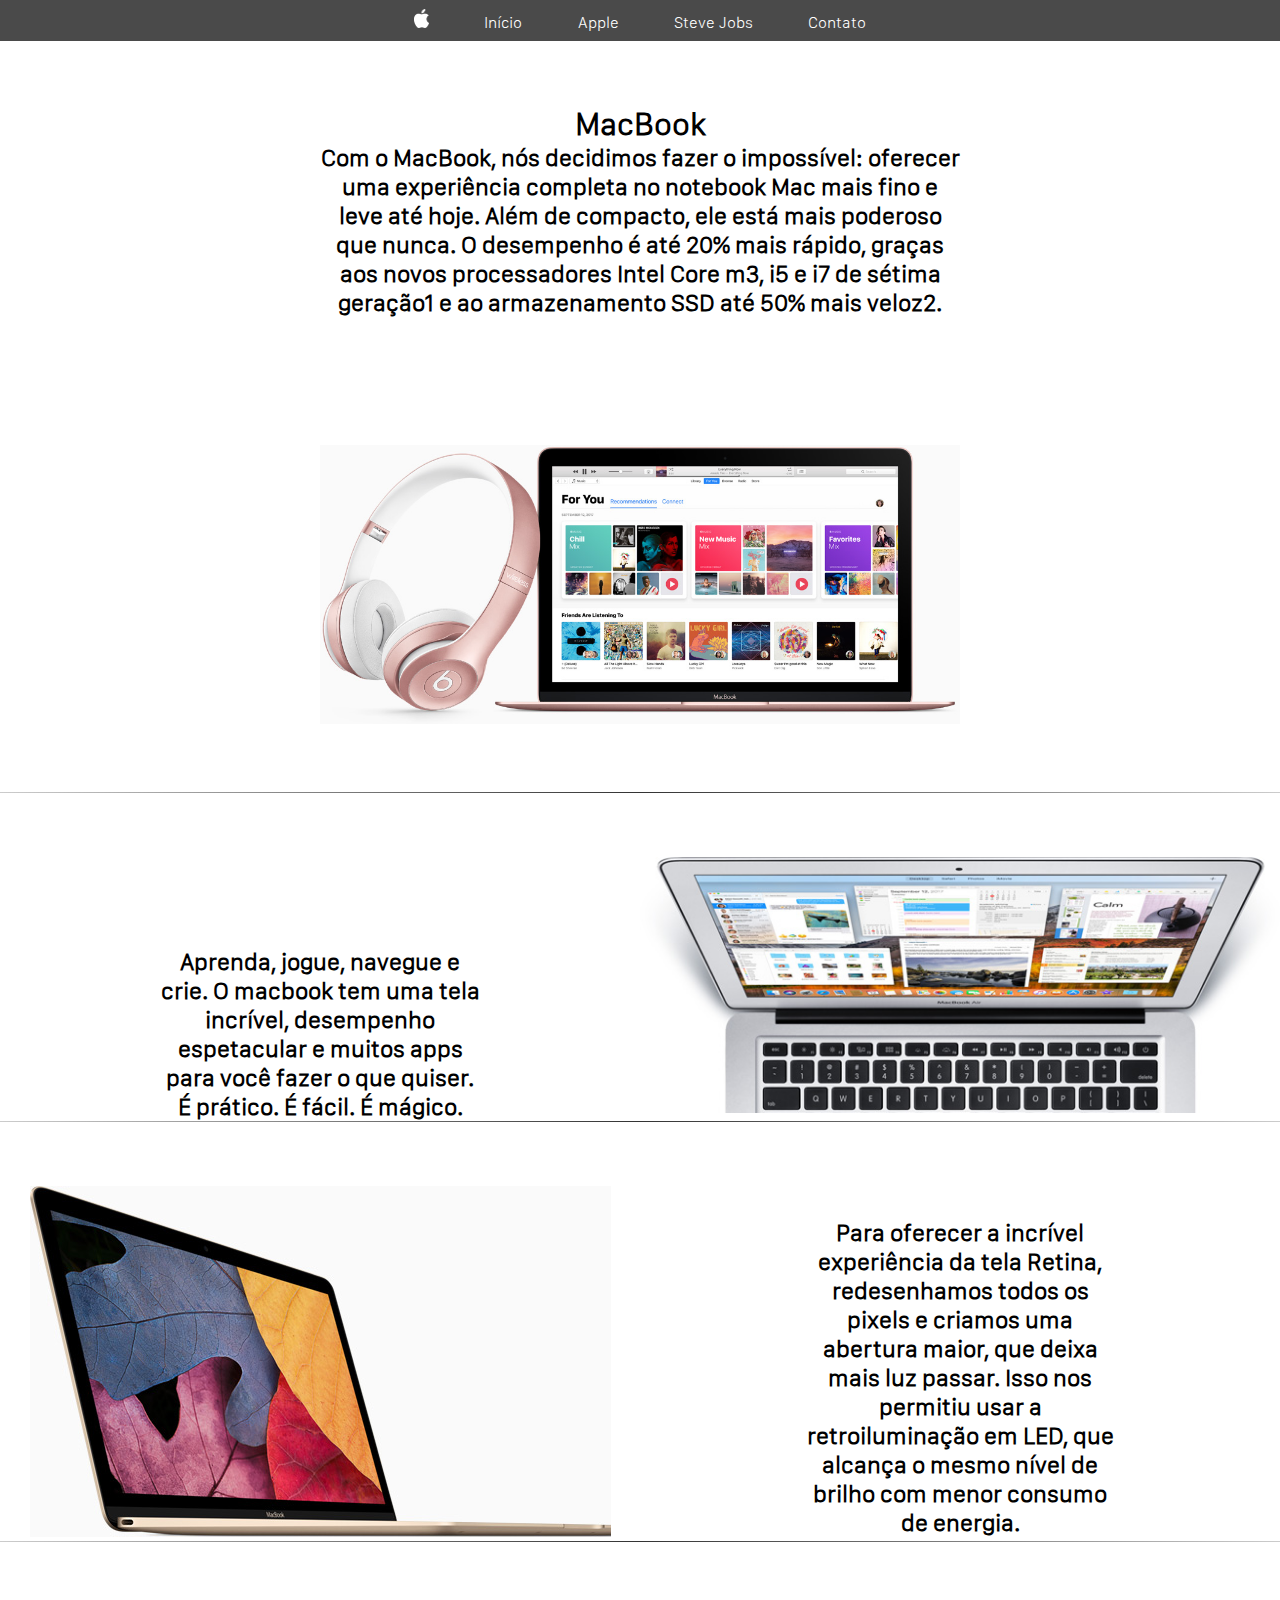
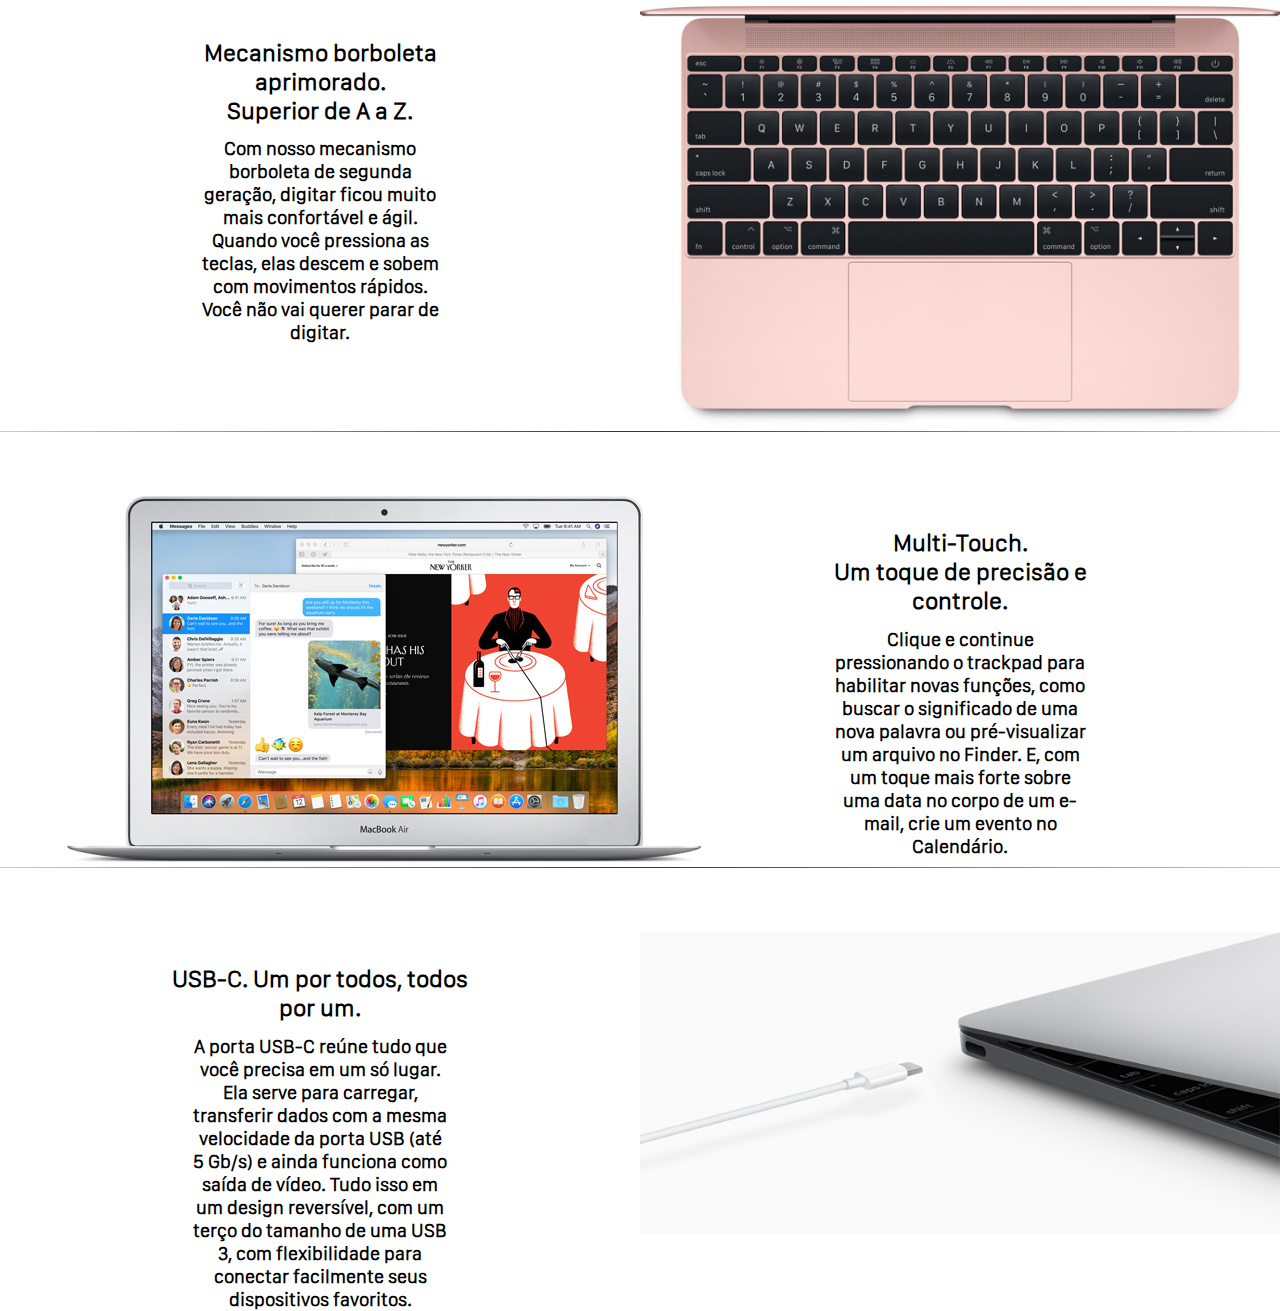
<file: pages/macbook.html>
<!DOCTYPE html>
<html lang="pt-br">
	<head>
		<meta charset="utf-8">
		<title>Apple</title>		
		<link href="../css/macbook.css" rel="stylesheet" type="text/css">
		<link rel="icon" href="../img/iconapple.ico">
	</head>
	<body class="body">
		<nav>
			<ul class="nav-list">
				<li class="nav-list-li"><a href="../index.html"><img class="apple-logo" src="../img/apple-logo.png" alt="logo_apple"></a></li>
				<li class="nav-list-li"><a href="./main.html">Início</a></li>
				<li class="nav-list-li"><a href="./apple.html">Apple</a></li>
				<li class="nav-list-li"><a href="./steve.html">Steve Jobs</a></li>
				<li class="nav-list-li"><a href="./about.html">Contato</a></li>
			</ul>
		</nav>

		<div class="box1">
			<h1>MacBook</h1>
			<h2>
				Com o MacBook, nós decidimos fazer o impossível: oferecer uma experiência completa no notebook Mac mais fino e leve até hoje. Além de compacto, ele está mais poderoso que nunca. O desempenho é até 20% mais rápido, graças aos novos processadores Intel Core m3, i5 e i7 de sétima geração1 e ao armazenamento SSD até 50% mais veloz2.
			</h2>
			<div class="box1_img">
				<img src="../img/macbook2.jpg" alt="macbook">
			</div>			
		</div>
		<hr>
		<div class="box2">
			<div class="box2_sub">
				<h2>Aprenda, jogue, navegue e crie. O macbook tem uma tela incrível, desempenho espetacular e muitos apps para você fazer o que quiser. É prático. É fácil. É mágico.</h2>
			</div>
			<div class="box2_sub">
				<img src="../img/macbook4.jpg" alt="macbook4">
			</div>
		</div>
		<hr>
		<div class="box3">
			<div class="box3_sub">
				<img src="../img/macbook3.jpg" alt="macbook3">
			</div>
			<div class="box3_sub">
				<h2>
					Para oferecer a incrível experiência da tela Retina, redesenhamos todos os pixels e criamos uma abertura maior, que deixa mais luz passar. Isso nos permitiu usar a retroiluminação em LED, que alcança o mesmo nível de brilho com menor consumo de energia.
				</h2>				
			</div>
		</div>
		<hr>
		<div class="box4">
			<div class="box4_sub">
				<h2>
					Mecanismo borboleta aprimorado.<br>
					Superior de A a Z.
				</h2>
				<h3>
					Com nosso mecanismo borboleta de segunda geração, digitar ficou muito mais confortável e ágil. Quando você pressiona as teclas, elas descem e sobem com movimentos rápidos. Você não vai querer parar de digitar.
				</h3>
			</div>
			<div class="box4_sub">
				<img src="../img/macbook5.jpg" alt="macbook5">
			</div>
		</div>
		<hr>
		<div class="box5">
			<div class="box5_sub">
				<img src="../img/macbook6.jpg" alt="macbook6">				
			</div>
			<div class="box5_sub">
				<h2>
					Multi-Touch.<br>
					Um toque de precisão e controle.
				</h2>
				<h3>
					Clique e continue pressionando o trackpad para habilitar novas funções, como buscar o significado de uma nova palavra ou pré-visualizar um arquivo no Finder. E, com um toque mais forte sobre uma data no corpo de um e-mail, crie um evento no Calendário.
				</h3>
			</div>
		</div>
		<hr>
		<div class="box6">
			<div class="box6_sub">
				<h2>
					USB-C. Um por todos, todos por um.
				</h2>					
				<h3>
					A porta USB-C reúne tudo que você precisa em um só lugar. Ela serve para carregar, transferir dados com a mesma velocidade da porta USB (até 5 Gb/s) e ainda funciona como saída de vídeo. Tudo isso em um design reversível, com um terço do tamanho de uma USB 3, com flexibilidade para conectar facilmente seus dispositivos favoritos.
				</h3>		
			</div>
			<div class="box6_sub">
				<img src="../img/macbook7.jpg" alt="macbook7">	
			</div>
		</div>		
	</body>
</html>
</file>
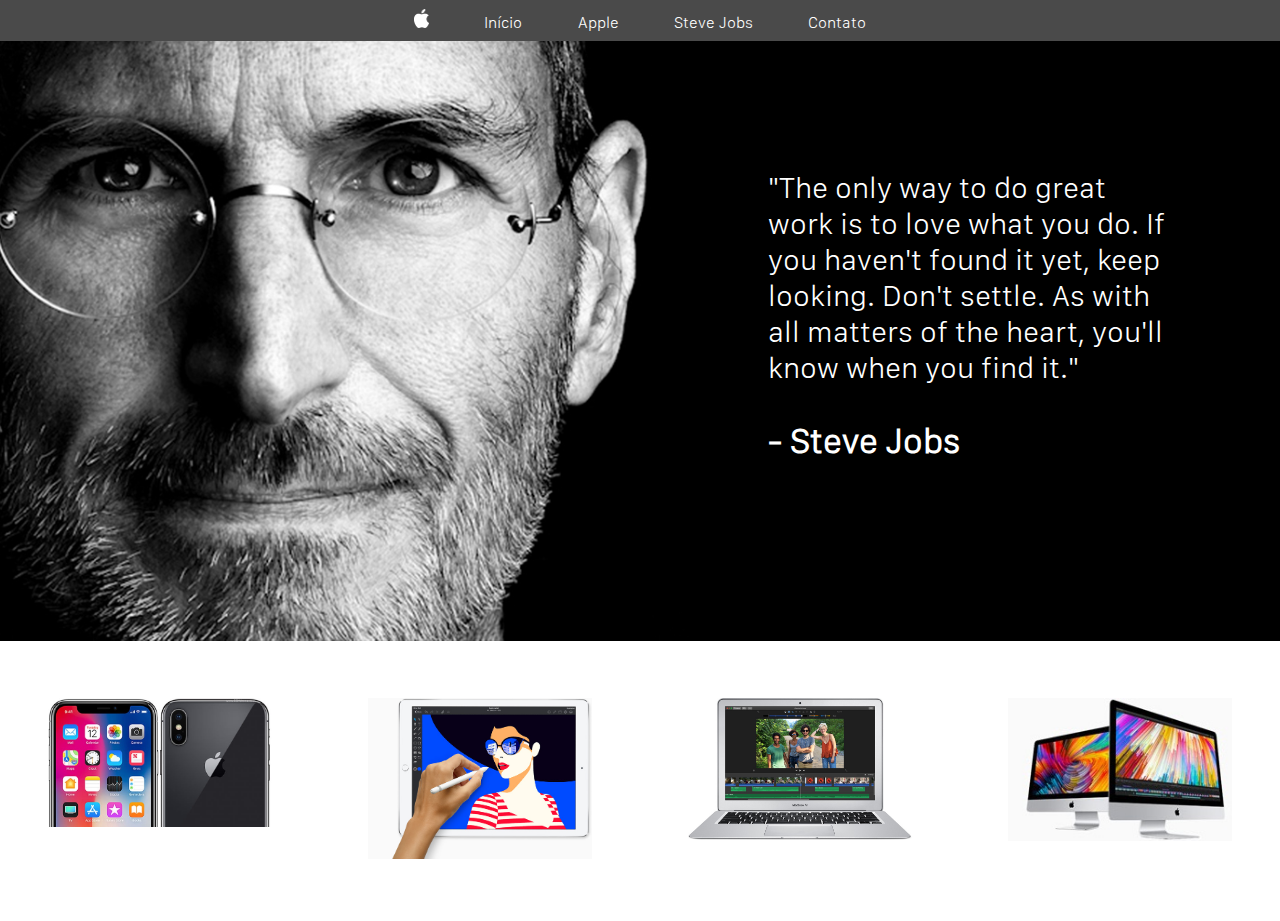
<file: pages/main.html>
<!DOCTYPE html>
<html lang="pt-br">
	<head>
		<meta charset="utf-8">
		<title>Apple</title>		
	  	<link href="../css/main.css" rel="stylesheet" type="text/css">
	  	<link rel="icon" href="../img/iconapple.ico">
	</head>

	<body class="body">
		<nav>
			<ul class="nav-list">
				<li class="nav-list-li"><a href="../index.html"><img class="apple-logo" src="../img/apple-logo.png" alt="logo_apple"></a></li>
				<li class="nav-list-li"><a href="./main.html">Início</a></li>
				<li class="nav-list-li"><a href="./apple.html">Apple</a></li>
				<li class="nav-list-li"><a href="./steve.html">Steve Jobs</a></li>
				<li class="nav-list-li"><a href="./about.html">Contato</a></li>
			</ul>
		</nav>

		<div class="div_main">
			<section class="main_title">
				"The only way to do great work is to love what you do. If you haven't found it yet, keep looking. Don't settle. As with all matters of the heart, you'll know when you find it."
				<h3>- Steve Jobs</h3>
			</section>
		</div>

		<div class="div_boxes">
			<a href="./iphone.html"><section class="box"><img class="section-pic" src="../img/iphonex7.jpg" alt="iphone7plus"></section></a>
			<a href="./ipad.html"><section class="box"><img class="section-pic" src="../img/ipadpro.jpg" alt="ipadpro"></section></a>
			<a href="./macbook.html"><section class="box"><img class="section-pic" src="../img/macbook.jpg" alt="macbook"></section></a>
			<a href="./imac.html"><section class="box"><img class="section-pic" src="../img/imac9.jpg" alt="imac"></section></a>
		</div>	
	</body>
</html>
</file>
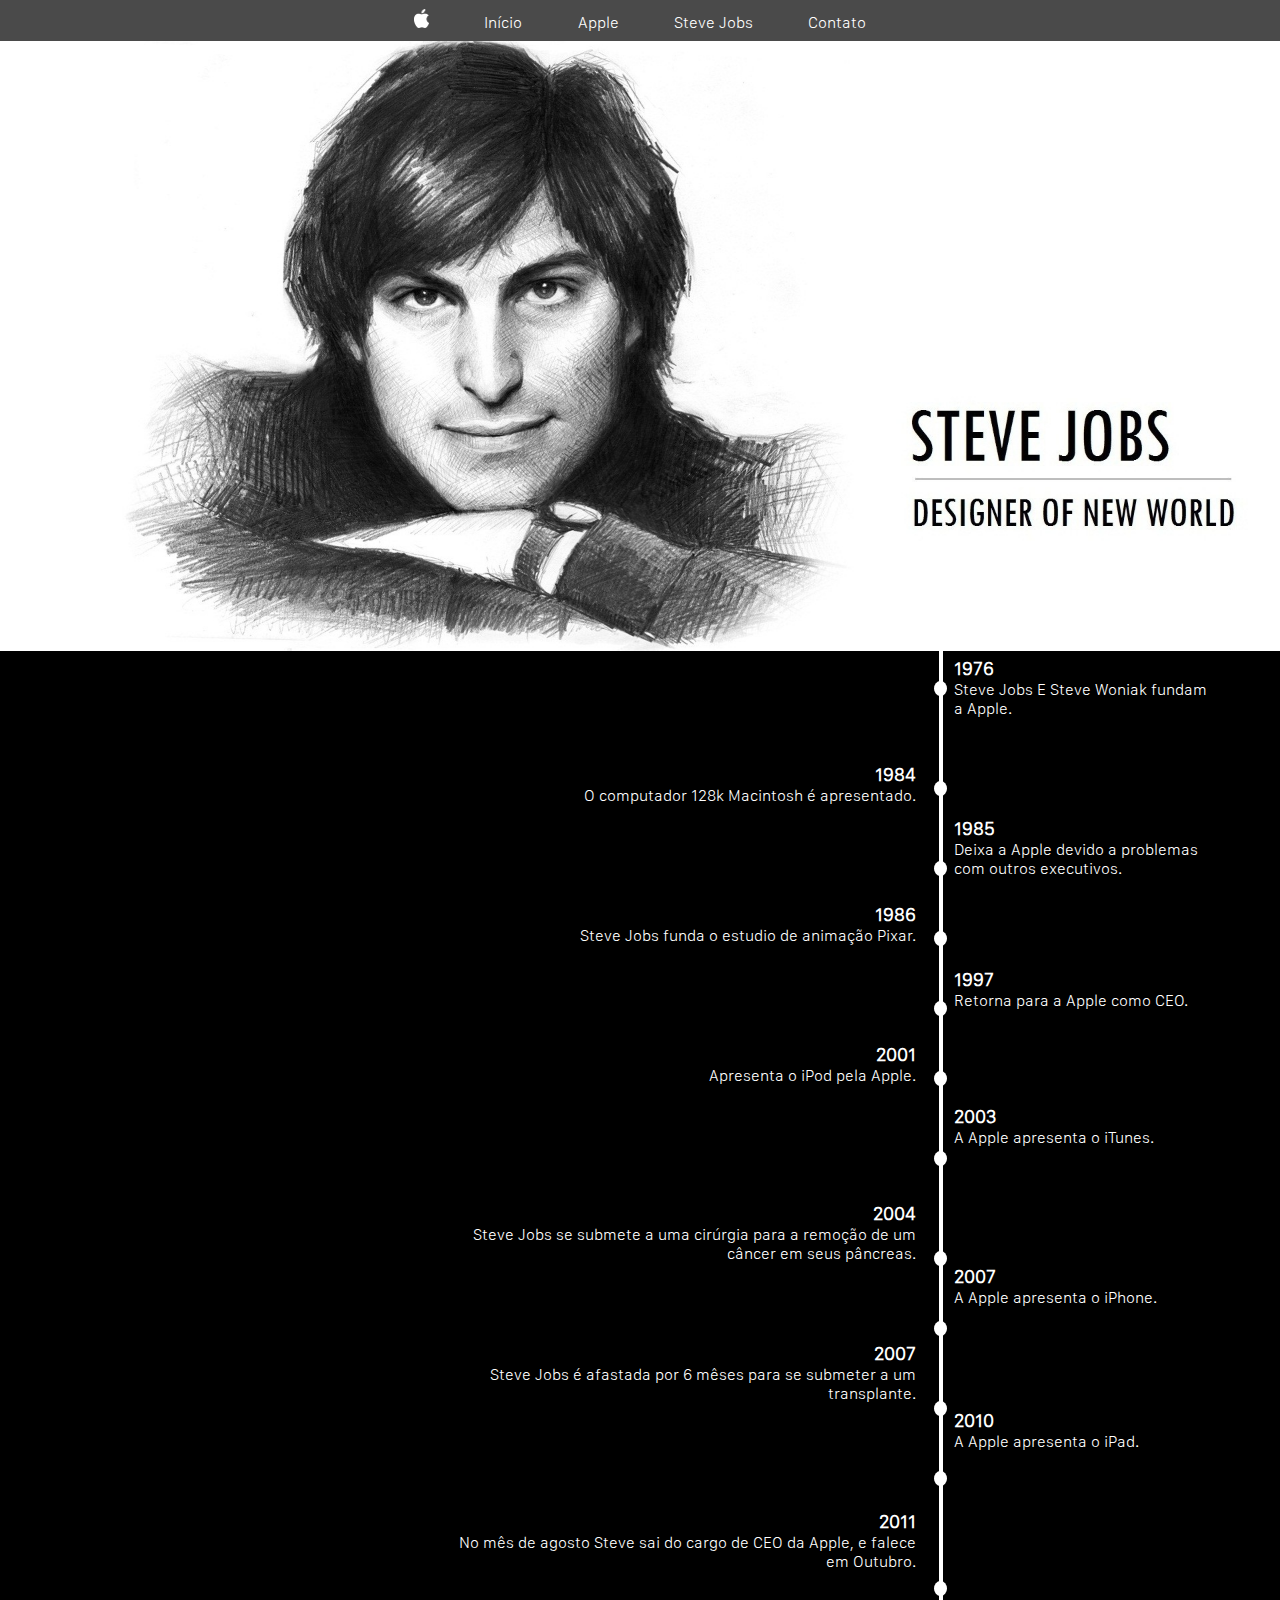
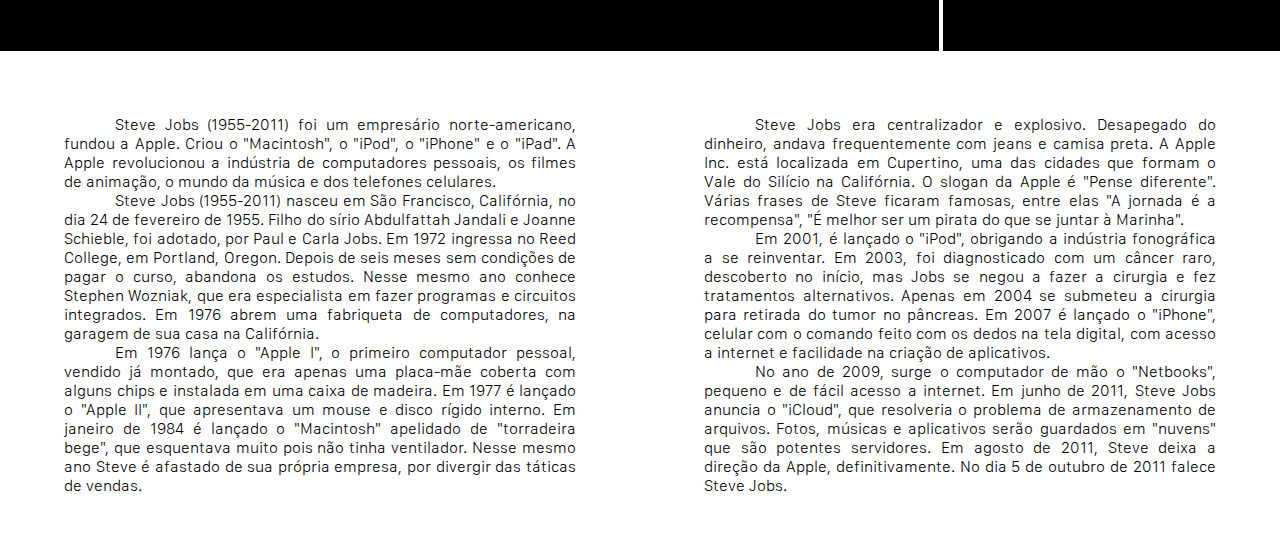
<file: pages/steve.html>
<!DOCTYPE html>
<html lang="pt-br">
	<head>
		<meta charset="utf-8">
		<title>História</title>		
		<link href="../css/steve.css" rel="stylesheet" type="text/css">
		<link rel="icon" href="../img/iconapple.ico">
	</head>
	<body class="body">
		<nav>
			<ul class="nav-list">
				<li class="nav-list-li"><a href="../index.html"><img class="apple-logo" src="../img/apple-logo.png" alt="logo_apple"></a></li>
				<li class="nav-list-li"><a href="./main.html">Início</a></li>
				<li class="nav-list-li"><a href="./apple.html">Apple</a></li>
				<li class="nav-list-li"><a href="./steve.html">Steve Jobs</a></li>
				<li class="nav-list-li"><a href="./about.html">Contato</a></li>
			</ul>
		</nav>

		<div class="main">
			<div class="stevepic">	
			</div>			
			<div class="box1">
				<div class="box1_sub1">
					<h3>1984</h3>
					<p>O computador 128k Macintosh é apresentado.</p>
				</div>
				<div class="box1_sub2">
					<h3>1986</h3>
					<p>Steve Jobs funda o estudio de animação Pixar.</p>
				</div>
				<div class="box1_sub3">
					<h3>2001</h3>
					<p>Apresenta o iPod pela Apple.</p>
				</div>
				<div class="box1_sub4">
					<h3>2004</h3>
					<p>Steve Jobs se submete a uma cirúrgia para a remoção de um câncer em seus pâncreas.</p>
				</div>
				<div class="box1_sub5">
					<h3>2007</h3>
					<p>Steve Jobs é afastada por 6 mêses para se submeter a um transplante.</p>
				</div>
				<div class="box1_sub6">
					<h3>2011</h3>
					<p>No mês de agosto Steve sai do cargo de CEO da Apple, e falece em Outubro.</p>
				</div>
			</div>
			<div class="box2">
				<div class="box2_line">
				</div>
				<div class="line_ball1">
				</div>
				<div class="line_ball2">
				</div>
				<div class="line_ball3">
				</div>
				<div class="line_ball4">
				</div>
				<div class="line_ball5">
				</div>
				<div class="line_ball6">
				</div>
				<div class="line_ball7">
				</div>
				<div class="line_ball8">
				</div>
				<div class="line_ball9">
				</div>
				<div class="line_ball10">
				</div>
				<div class="line_ball11">
				</div>
				<div class="line_ball12">
				</div>
			</div>
			<div class="box3">
				<div class="box3_sub1">
					<h3>1976</h3>
					<p>Steve Jobs E Steve Woniak fundam a Apple.</p>
				</div>
				<div class="box3_sub2">
					<h3>1985</h3>
					<p>Deixa a Apple devido a problemas com outros executivos.</p>
				</div>
				<div class="box3_sub3">
					<h3>1997</h3>
					<p>Retorna para a Apple como CEO.</p>
				</div>
				<div class="box3_sub4">
					<h3>2003</h3>
					<p>A Apple apresenta o iTunes.</p>
				</div>
				<div class="box3_sub5">
					<h3>2007</h3>
					<p>A Apple apresenta o iPhone.</p>
				</div>
				<div class="box3_sub6">
					<h3>2010</h3>
					<p>A Apple apresenta o iPad.</p>
				</div>
			</div>
		</div>
		<div class="box4">
				<div class="box4_sub1">
					<p>Steve Jobs (1955-2011) foi um empresário norte-americano, fundou a Apple. Criou o "Macintosh", o "iPod", o "iPhone" e o "iPad". A Apple revolucionou a indústria de computadores pessoais, os filmes de animação, o mundo da música e dos telefones celulares.</p>
					<p>Steve Jobs (1955-2011) nasceu em São Francisco, Califórnia, no dia 24 de fevereiro de 1955. Filho do sírio Abdulfattah Jandali e Joanne Schieble, foi adotado, por Paul e Carla Jobs. Em 1972 ingressa no Reed College, em Portland, Oregon. Depois de seis meses sem condições de pagar o curso, abandona os estudos. Nesse mesmo ano conhece Stephen Wozniak, que era especialista em fazer programas e circuitos integrados. Em 1976 abrem uma fabriqueta de computadores, na garagem de sua casa na Califórnia.</p>
					<p>Em 1976 lança o "Apple I", o primeiro computador pessoal, vendido já montado, que era apenas uma placa-mãe coberta com alguns chips e instalada em uma caixa de madeira. Em 1977 é lançado o "Apple II", que apresentava um mouse e disco rígido interno. Em janeiro de 1984 é lançado o "Macintosh" apelidado de "torradeira bege", que esquentava muito pois não tinha ventilador. Nesse mesmo ano Steve é afastado de sua própria empresa, por divergir das táticas de vendas.</p>
				</div>
				<div class="box4_sub2">
					<p>Steve Jobs era centralizador e explosivo. Desapegado do dinheiro, andava frequentemente com jeans e camisa preta. A Apple Inc. está localizada em Cupertino, uma das cidades que formam o Vale do Silício na Califórnia. O slogan da Apple é "Pense diferente". Várias frases de Steve ficaram famosas, entre elas "A jornada é a recompensa", "É melhor ser um pirata do que se juntar à Marinha".</p>
					<p>Em 2001, é lançado o "iPod", obrigando a indústria fonográfica a se reinventar. Em 2003, foi diagnosticado com um câncer raro, descoberto no início, mas Jobs se negou a fazer a cirurgia e fez tratamentos alternativos. Apenas em 2004 se submeteu a cirurgia para retirada do tumor no pâncreas. Em 2007 é lançado o "iPhone", celular com o comando feito com os dedos na tela digital, com acesso a internet e facilidade na criação de aplicativos.</p>
					<p>No ano de 2009, surge o computador de mão o "Netbooks", pequeno e de fácil acesso a internet. Em junho de 2011, Steve Jobs anuncia o "iCloud", que resolveria o problema de armazenamento de arquivos. Fotos, músicas e aplicativos serão guardados em "nuvens" que são potentes servidores. Em agosto de 2011, Steve deixa a direção da Apple, definitivamente. No dia 5 de outubro de 2011 falece Steve Jobs.</p>
				</div>
			</div>
	</body>
</html>
</file>
<file: css/index.css>
@font-face {font-family: SFTLight;src: url(SanFranciscoText-Light.otf);}
.body {
    width: 100%;
    height: 100%;
    margin: 0;
    background: black;
    font-family: 'SFTLight', sans-serif;
    opacity: 0.7;
    -webkit-transition: opacity 1s ease-in-out;
       -moz-transition: opacity 1s ease-in-out;
        -ms-transition: opacity 1s ease-in-out;
         -o-transition: opacity 1s ease-in-out;
            transition: opacity 1s ease-in-out;
}
.body:hover {
    zoom: 1;
    filter: alpha(opacity=50);
    opacity: 1;    
}

.logo {
    width: 20%;
    height: auto;
    margin: 0 auto;
}

.section {
    width: 100%;
    text-align: center;
    padding: 50px 0;
}

.section-description {
    color: white;
    text-align: center;
}

.button-go {
    width: 100px;
    height: 30px;
    font-size: 13px;
    border: 2px grey;
    border-radius: 5px;
    background-color: white;
    cursor:pointer;
}
</file>
<file: css/about.css>
@font-face {font-family: SFTLight;src: url(SanFranciscoText-Light.otf);}
@font-face {font-family: SFDBold;src: url(SanFranciscoText-Bold.otf);}

.body {
	padding: 0;
	margin: 0;
    font-family: 'SFTLight', sans-serif;
    width: 100%;
    height: 100%;
}

.nav-list {
	list-style-type: none;
	text-align: center;
	width: 100%;
	padding: 0.7% 0;
	margin: 0;	
	background-color: #4A4A4A;
	color: white;
}

.apple-logo {
	width: 1.2%;
}

.nav-list-li {
	display: inline;
	margin: 0 2%;
}

.nav-list-li:hover {
	cursor: pointer;
	opacity: 0.9;	
}

/*********************************************/
/***************SECTION_MAIN******************/
/*********************************************/

.section-main{
	background-image: url("../img/imgabout.jpg");
	background-size:cover;
	background-position: top center;
	background-repeat: no-repeat;
	color:white;
	width: 100%;
	min-height: 400px;
}

.section-main h1 {
	text-align: center;
	margin: 0;	
	font-size: 50px;
	text-shadow: 0.1px;
	padding-top: 10%;
	color: black;
}
.section-main h3 {
	text-align: center;
	color: black;
}

/*********************************************/
/************SECTION_FORM*********************/
/*********************************************/


.section-form {
    width: 100%;
    margin: 0 auto;
    height: 500px;
}
.section-form h4 {
	font-family: 'SFDBold', sans-serif;
	font-weight: bold;
	text-align: center;
	font-size: 20px;
	margin: 2px;	
}

.main-form {
	width: 100%;
	margin: 0 auto;
}
.div_form {
	width: 25%;
	margin: 0 auto;
}

input[type=text],input[type=email]{
	border-radius: 6px;
	padding: 10px;
	border: 1px solid grey;
	width: 300px;
	margin-bottom: 1%;
	margin-top: 1%;
}

textarea{
	width: 320px;
	resize: none;
	height: 150px;
}

::-webkit-input-placeholder  { color:grey;font-weight: bold; }

.button_class {
	text-align: center;
}

.submit_form {
    margin-top: 20px;
    border:1px solid #07c;
    border-radius: 2px;
    padding: 10px;
    color: white;
    background-color: #0070c9;
    background: linear-gradient(#42a1ec, #0070c9);
    text-align: center;
}

a {
    list-style-type: none;
	text-align: center;	
    color: white;
    background-color: #4A4A4A;
}

a:link { 
 text-decoration:none; 
} 

.hr1 {
	border: 0;
    height: 1px;
    background: #333;
    background-image: linear-gradient(to right, #ccc, #333, #ccc);
    margin: 0 auto;
	margin-top: 2%;
	margin-bottom: 3%;
}


/*********************************************/
/*****************FOOTER**********************/
/*********************************************/


.footer {
	background-image: url("../img/imgabout2.jpg");
	background-size:cover;
	background-position: top center;
	background-repeat: no-repeat;
	color:white;
	text-align: center;
	width: 100%;
	min-height: 90px;	
	padding-top: 5%;
}

.footer h4 {
	font-weight: bold;
	font-size: 22px;
	margin: 0;
}
</file>
<file: css/apple.css>
@font-face {font-family: SFTLight;src: url(SanFranciscoText-Light.otf);}

* {
	margin: 0;
	padding: 0;
}

.body {
	padding: 0;
	margin: 0;
    font-family: 'SFTLight', sans-serif;
    width: 100%;
    height: 100%;
}
.nav-list {
	width: 100%;
	padding: 0.7% 0;
	margin: 0;
	list-style-type: none;
	text-align: center;
	background-color: #4A4A4A;
	color: white;
}

.apple-logo {
	width: 1.2%;
}

.nav-list-li {
	display: inline;
	margin: 0 2%;
}

.nav-list-li:hover {
	opacity: 0.9;
	cursor: pointer;
}

a {
    list-style-type: none;
	text-align: center;
	background-color: #4A4A4A;
    color: white;
}

a:link { 
 text-decoration:none; 
} 

.main {
	width: 100%;
}

.logo {
	padding: 2%;
	width: 10%;
	margin: 0 auto;
}

.box1,.box2,.box3 {
	width: 100%;
}

.box1_sub1,.box1_sub2,.box2_sub1,.box2_sub2,.box3_sub1,.box3_sub2 {
	padding: 2%;
	width: 46%;
	min-height: 600px;
	float: left;
	background-color: #D3D3D3;
}
.box2_sub1,.box2_sub2{
	background: white;
}
.box2_sub2 h1 {
	text-align: right;
}
h1 {
	padding-top: 2%;
	padding-bottom: 2%;
}
p {
	text-indent: 10%;
	text-align: justify;
	padding-top: 2%;
}
.img_sub2{
	width: 80%;
	height: 100%;
	padding-top: 14%;
	margin: 0 auto;
}
.box1_sub2 img {
	height: 100%;
	width: 100%;
	margin: 0 auto;
}

.box2_boxes {
	width: 80%;
	margin: 0 auto;
}
.boxes1,.boxes2,.boxes3,.boxes4 {
	width: 25%;
	float: left;
	margin: 5%;
}
.box3_sub2 img {
	padding-top: 3%;
	width: 100%;
}
</file>
<file: css/imac.css>
@font-face {font-family: SFTLight;src: url(SanFranciscoText-Light.otf);}


.body {
	padding: 0;
	margin: 0;
    font-family: 'SFTLight', sans-serif;
    width: 100%;
    height: 100%;
}
.nav-list {
	width: 100%;
	padding: 0.7% 0;
	margin: 0;
	list-style-type: none;
	text-align: center;
	background-color: #4A4A4A;
	color: white;
	height: %;
}

.apple-logo {
	width: 1.2%;
}

.nav-list-li {
	display: inline;
	margin: 0 2%;
}

.nav-list-li:hover {
	opacity: 0.9;
	cursor: pointer;
}

a {
    list-style-type: none;
	text-align: center;
	background-color: #4A4A4A;
    color: white;
}

a:link { 
 text-decoration:none; 
}

hr {
	border: 0;
    height: 1px;
    background: #333;
    background-image: linear-gradient(to right, #ccc, #333, #ccc);
    margin-top: 5%;
    width: 100%;
}

.box1,.box2,.box3,.box4,.box5,.box6 {
	width: 100%;
	height: 16,6%;
	margin-top: 5%;
}

.box1_img {
	width: 50%;
	margin:0 auto;
	margin-top: 0;
}
.box1_img img {
	width: 100%;
}
h1,h2 {
	text-align: center;
	width: 50%;
	margin: 0 auto;
}

.box2_sub,.box3_sub,.box4_sub,.box5_sub,.box6_sub{
	width: 50%;
	text-align: center;
	float: left;
}
.box2_sub img {
	width: 50%;
}
.box2_sub h2 {
	font-size: 1.5em;
	margin-top: 10%;
}
.box2_sub h3{
	font-size: 2.5em;
}
.box3_sub h2,.box4_sub h2,.box5_sub h2,.box6_sub h2 {
	margin-top: 5%;
}
.box3_sub h2 {
	margin-top: 17%;
}
.box4_sub img {
	width: 60%;
}
.box4_sub h3 {
	width: 40%;
	text-align: center;
	margin: 0 auto;
	margin-top: 2%;
}
.box6_sub h3,.box5_sub h3 {
	width: 40%;
	text-align: center;
	margin: 0 auto;
	margin-top: 2%;
}
.box6_sub img {
	width: 100%;
}
</file>
<file: css/ipad.css>
@font-face {font-family: SFTLight;src: url(SanFranciscoText-Light.otf);}


.body {
	padding: 0;
	margin: 0;
    font-family: 'SFTLight', sans-serif;
    width: 100%;
    height: 100%;
}
.nav-list {
	width: 100%;
	padding: 0.7% 0;
	margin: 0;
	list-style-type: none;
	text-align: center;
	background-color: #4A4A4A;
	color: white;
	height: %;
}

.apple-logo {
	width: 1.2%;
}

.nav-list-li {
	display: inline;
	margin: 0 2%;
}

.nav-list-li:hover {
	opacity: 0.9;
	cursor: pointer;
}

a {
    list-style-type: none;
	text-align: center;
	background-color: #4A4A4A;
    color: white;
}

a:link { 
 text-decoration:none; 
}

hr {
	border: 0;
    height: 1px;
    background: #333;
    background-image: linear-gradient(to right, #ccc, #333, #ccc);
    margin-top: 5%;
    width: 100%;
}

.box1,.box2,.box3,.box4,.box5,.box6 {
	width: 100%;
	height: 16,6%;
	margin-top: 5%;
}

.box1_img {
	width: 50%;
	margin:0 auto;
	margin-top: 10%;
}
.box1_img img {
	width: 100%;
}
h1,h2 {
	text-align: center;
	width: 50%;
	margin: 0 auto;
}

.box2_sub,.box3_sub,.box4_sub,.box5_sub,.box6_sub{
	width: 50%;
	text-align: center;
	float: left;
}
.box2_sub img {
	width: 100%;
	zoom:50%;
}
.box2_sub h2 {
	font-size: 1.5em;
	margin-top: 14%;
}
.box2_sub h3{
	font-size: 2.5em;
}
.box3_sub h2,.box4_sub h2,.box5_sub h2,.box6_sub h2 {
	margin-top: 15%;
}
.box4_sub img {
	width: 100%;
}
.box4_sub h3 {
	width: 40%;
	text-align: center;
	margin: 0 auto;
	margin-top: 2%;
}
.box6_sub h3,.box5_sub h3 {
	width: 40%;
	text-align: center;
	margin: 0 auto;
	margin-top: 2%;
}
.box6_sub img {
	width: 100%;
}
</file>
<file: css/iphone.css>
@font-face {font-family: SFTLight;src: url(SanFranciscoText-Light.otf);}


.body {
	padding: 0;
	margin: 0;
    font-family: 'SFTLight', sans-serif;
    width: 100%;
    height: 100%;
}
.nav-list {
	width: 100%;
	padding: 0.7% 0;
	margin: 0;
	list-style-type: none;
	text-align: center;
	background-color: #4A4A4A;
	color: white;
	height: %;
}

.apple-logo {
	width: 1.2%;
}

.nav-list-li {
	display: inline;
	margin: 0 2%;
}

.nav-list-li:hover {
	opacity: 0.9;
	cursor: pointer;
}

a {
    list-style-type: none;
	text-align: center;
	background-color: #4A4A4A;
    color: white;
}

a:link { 
 text-decoration:none; 
}

hr {
	border: 0;
    height: 1px;
    background: #333;
    background-image: linear-gradient(to right, #ccc, #333, #ccc);
    margin-top: 5%;
    width: 100%;
}

.box1,.box2,.box3,.box4,.box5,.box6 {
	width: 100%;
	height: 16,6%;
	margin-top: 5%;
}

.box1_img {
	width: 50%;
	margin:0 auto;
	margin-top: 10%;
}
.box1_img img {
	width: 100%;
}
h1,h2 {
	text-align: center;
	width: 50%;
	margin: 0 auto;
}

.box2_sub,.box3_sub,.box4_sub,.box5_sub,.box6_sub{
	width: 50%;
	text-align: center;
	float: left;
}
.box2_sub img {
	width: 100%;
	zoom:50%;
}
.box2_sub h2 {
	font-size: 1.5em;
	margin-top: 14%;
}
.box2_sub h3{
	font-size: 2.5em;
}
.box3_sub h2,.box4_sub h2,.box5_sub h2,.box6_sub h2 {
	margin-top: 15%;
}
</file>
<file: css/macbook.css>
@font-face {font-family: SFTLight;src: url(SanFranciscoText-Light.otf);}


.body {
	padding: 0;
	margin: 0;
    font-family: 'SFTLight', sans-serif;
    width: 100%;
    height: 100%;
}
.nav-list {
	width: 100%;
	padding: 0.7% 0;
	margin: 0;
	list-style-type: none;
	text-align: center;
	background-color: #4A4A4A;
	color: white;
	height: %;
}

.apple-logo {
	width: 1.2%;
}

.nav-list-li {
	display: inline;
	margin: 0 2%;
}

.nav-list-li:hover {
	opacity: 0.9;
	cursor: pointer;
}

a {
    list-style-type: none;
	text-align: center;
	background-color: #4A4A4A;
    color: white;
}

a:link { 
 text-decoration:none; 
}

hr {
	border: 0;
    height: 1px;
    background: #333;
    background-image: linear-gradient(to right, #ccc, #333, #ccc);
    margin-top: 5%;
    width: 100%;
}

.box1,.box2,.box3,.box4,.box5,.box6 {
	width: 100%;
	height: 16,6%;
	margin-top: 5%;
}

.box1_img {
	width: 50%;
	margin:0 auto;
	margin-top: 10%;
}
.box1_img img {
	width: 100%;
}
h1,h2 {
	text-align: center;
	width: 50%;
	margin: 0 auto;
}

.box2_sub,.box3_sub,.box4_sub,.box5_sub,.box6_sub{
	width: 50%;
	text-align: center;
	float: left;
}
.box2_sub img {
	width: 100%;
	zoom:50%;
}
.box2_sub h2 {
	font-size: 1.5em;
	margin-top: 14%;
}
.box2_sub h3{
	font-size: 2.5em;
}
.box3_sub h2,.box4_sub h2,.box5_sub h2,.box6_sub h2 {
	margin-top: 5%;
}
.box4_sub img {
	width: 100%;
}
.box4_sub h3 {
	width: 40%;
	text-align: center;
	margin: 0 auto;
	margin-top: 2%;
}
.box6_sub h3,.box5_sub h3 {
	width: 40%;
	text-align: center;
	margin: 0 auto;
	margin-top: 2%;
}
.box6_sub img {
	width: 100%;
}
</file>
<file: css/main.css>
@font-face {font-family: SFTLight;src: url(SanFranciscoText-Light.otf);}

.body {
	padding: 0;
	margin: 0;
    font-family: 'SFTLight', sans-serif;
    width: 100%;
    height: 100%;
}
.nav-list {
	width: 100%;
	padding: 0.7% 0;
	margin: 0;
	list-style-type: none;
	text-align: center;
	background-color: #4A4A4A;
	color: white;
}

.apple-logo {
	width: 1.2%;
}

.nav-list-li {
	display: inline;
	margin: 0 2%;
}

.nav-list-li:hover {
	opacity: 0.9;
	cursor: pointer;
}

.div_main {
	background-image: url("../img/stevejobs.jpg");
	background-size:cover;
	background-position: center center;
	background-repeat: no-repeat;
	color:white;
	width: 100%;
	min-height: 600px;
}

.main_title {
	padding: 0;
	margin: 0;
	margin-left: 60%;
	padding-top: 10%;
	font-size: 30px;
	max-width: 400px;
}

.stevejobs-pic {
	width: 70%;
	height: 100%;
	background-color: black;
}

.div_boxes {
	margin: 0;
	padding: 0;
	width: 100%;
	min-height: 210px;
}

.section-pic{
	width: 70%;
	padding: 10%;
	height: 100%;
}

.box {
	width: 25%;
	height: 100%;
	padding-top: 2%;
	padding-bottom: 2%;
	float: left;
	text-align: center;
}

a {
    list-style-type: none;
	text-align: center;
	background-color: #4A4A4A;
    color: white;
}

a:link { 
 text-decoration:none; 
}
</file>
<file: css/steve.css>
@font-face {font-family: SFTLight;src: url(SanFranciscoText-Light.otf);}

* {
	margin: 0;
	padding: 0;
}

.body {
	padding: 0;
	margin: 0;
    font-family: 'SFTLight', sans-serif;
    width: 100%;
    height: 100%;
	background: black;
	color:white;
}
.nav-list {
	width: 100%;
	padding: 0.7% 0;
	margin: 0;
	list-style-type: none;
	text-align: center;
	background-color: #4A4A4A;
	color: white;
}

.apple-logo {
	width: 1.2%;
}

.nav-list-li {
	display: inline;
	margin: 0 2%;
}

.nav-list-li:hover {
	opacity: 0.9;
	cursor: pointer;
}

a {
    list-style-type: none;
	text-align: center;
	background-color: #4A4A4A;
    color: white;
}

a:link { 
 text-decoration:none; 
} 

.main{
	border: 0px solid red;
	width: 100%;
	min-height:900px;
	position: relative;
}

.stevepic{
	background-image: url("../img/stevejobs5.jpg");
	background-size:cover;
	background-position: center center;
	background-repeat: no-repeat;
	width: 100%;	
	min-height: 610px;
}

.box1 {
	border: 0px solid blue;
	width: 73%;
	height: 800px;
	float: left;
	position: relative;
}

.box1_sub1,.box1_sub2,.box1_sub3,.box1_sub4,.box1_sub5,.box1_sub6 {width:50%;position: absolute;right: 0;text-align: right;padding: 2%;}
.box1_sub1{margin-top: 10%;}
.box1_sub2 {margin-top: 25%;}
.box1_sub3 {margin-top: 40%;}
.box1_sub4 {margin-top: 57%;}
.box1_sub5 {margin-top: 72%;}
.box1_sub6 {margin-top: 90%;}

.box2{
	border: 0px solid green;
	background: black;
	width: 1%;
	height: 1000px;
	float: left;
	position: relative;
}

.box2_line {
	background: white;
	width: 30%;
	height: 100%;
	position: absolute;
	margin: 0 auto;
	left: 0;
	right: 0;
}

.line_ball1,.line_ball2,.line_ball3,.line_ball4,.line_ball5,.line_ball6,.line_ball7,.line_ball8,.line_ball9,.line_ball10,.line_ball11,.line_ball12{
	background: white;
	width: 100%;
	height: 15px;
	border-radius: 50%;
	position: absolute;
}
.line_ball1{top:3%;}
.line_ball2{top:13%;}
.line_ball3{top:21%;}
.line_ball4{top:28%;}
.line_ball5{top:35%;}
.line_ball6{top:42%;}
.line_ball7{top:50%;}
.line_ball8{top:60%;}
.line_ball9{top:67%;}
.line_ball10{top:75%;}
.line_ball11{top:82%;}
.line_ball12{top:93%;}

.box3{
	border: 0px solid black;
	width: 25%;min-height: 900px;
	float: left;
	position: relative;
}
.box3_sub1,.box3_sub2,.box3_sub3,.box3_sub4,.box3_sub5,.box3_sub6 {width: 80%;position: absolute;padding: 2%;}
.box3_sub2 {margin-top: 50%;}
.box3_sub3 {margin-top: 97%;}
.box3_sub4 {margin-top: 140%;}
.box3_sub5 {margin-top: 190%;}
.box3_sub6 {margin-top: 235%;}

.box4{
	width: 100%;
	height: 50%;
	background: white;
	position: relative;
	color: black;
	float: left;
}

.box4_sub1,.box4_sub2{
	width: 40%;
	float: left;
	padding: 5%;
	text-indent: 10%;
	text-align: justify;
}
</file>
